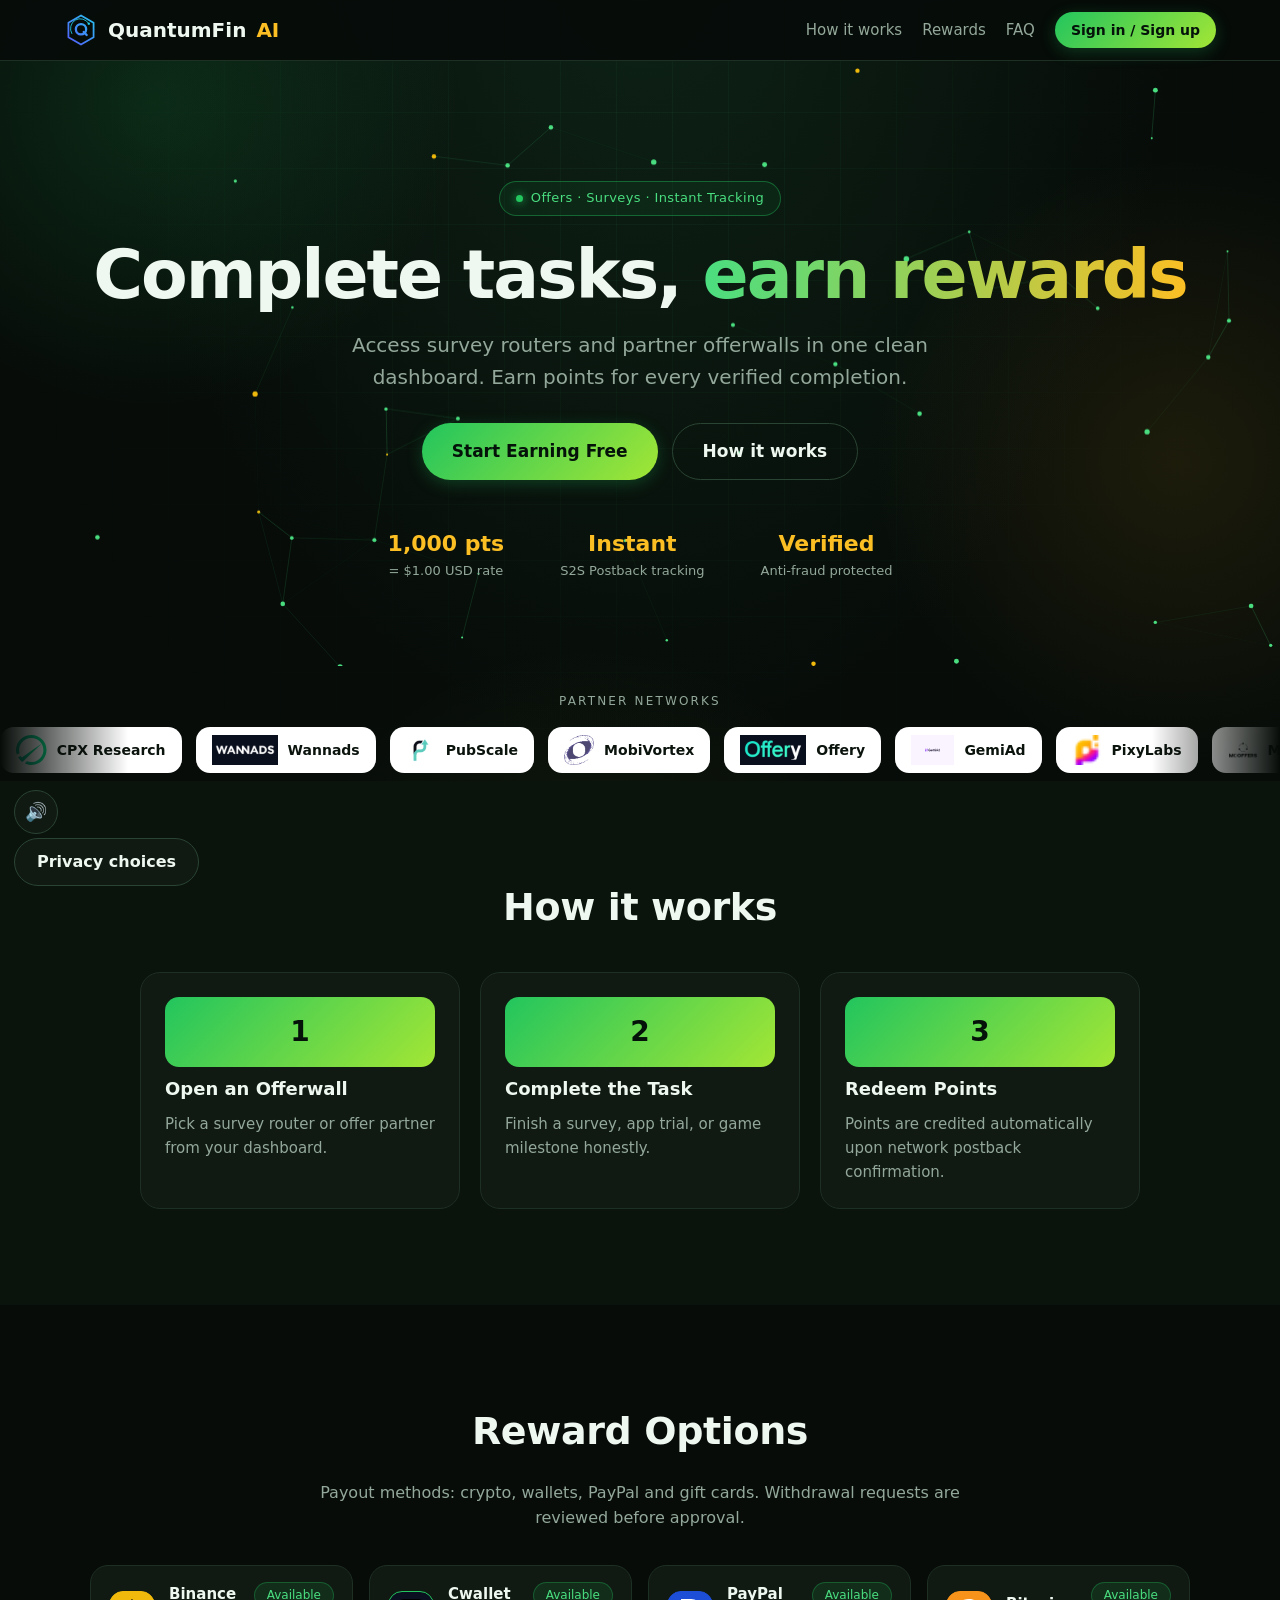
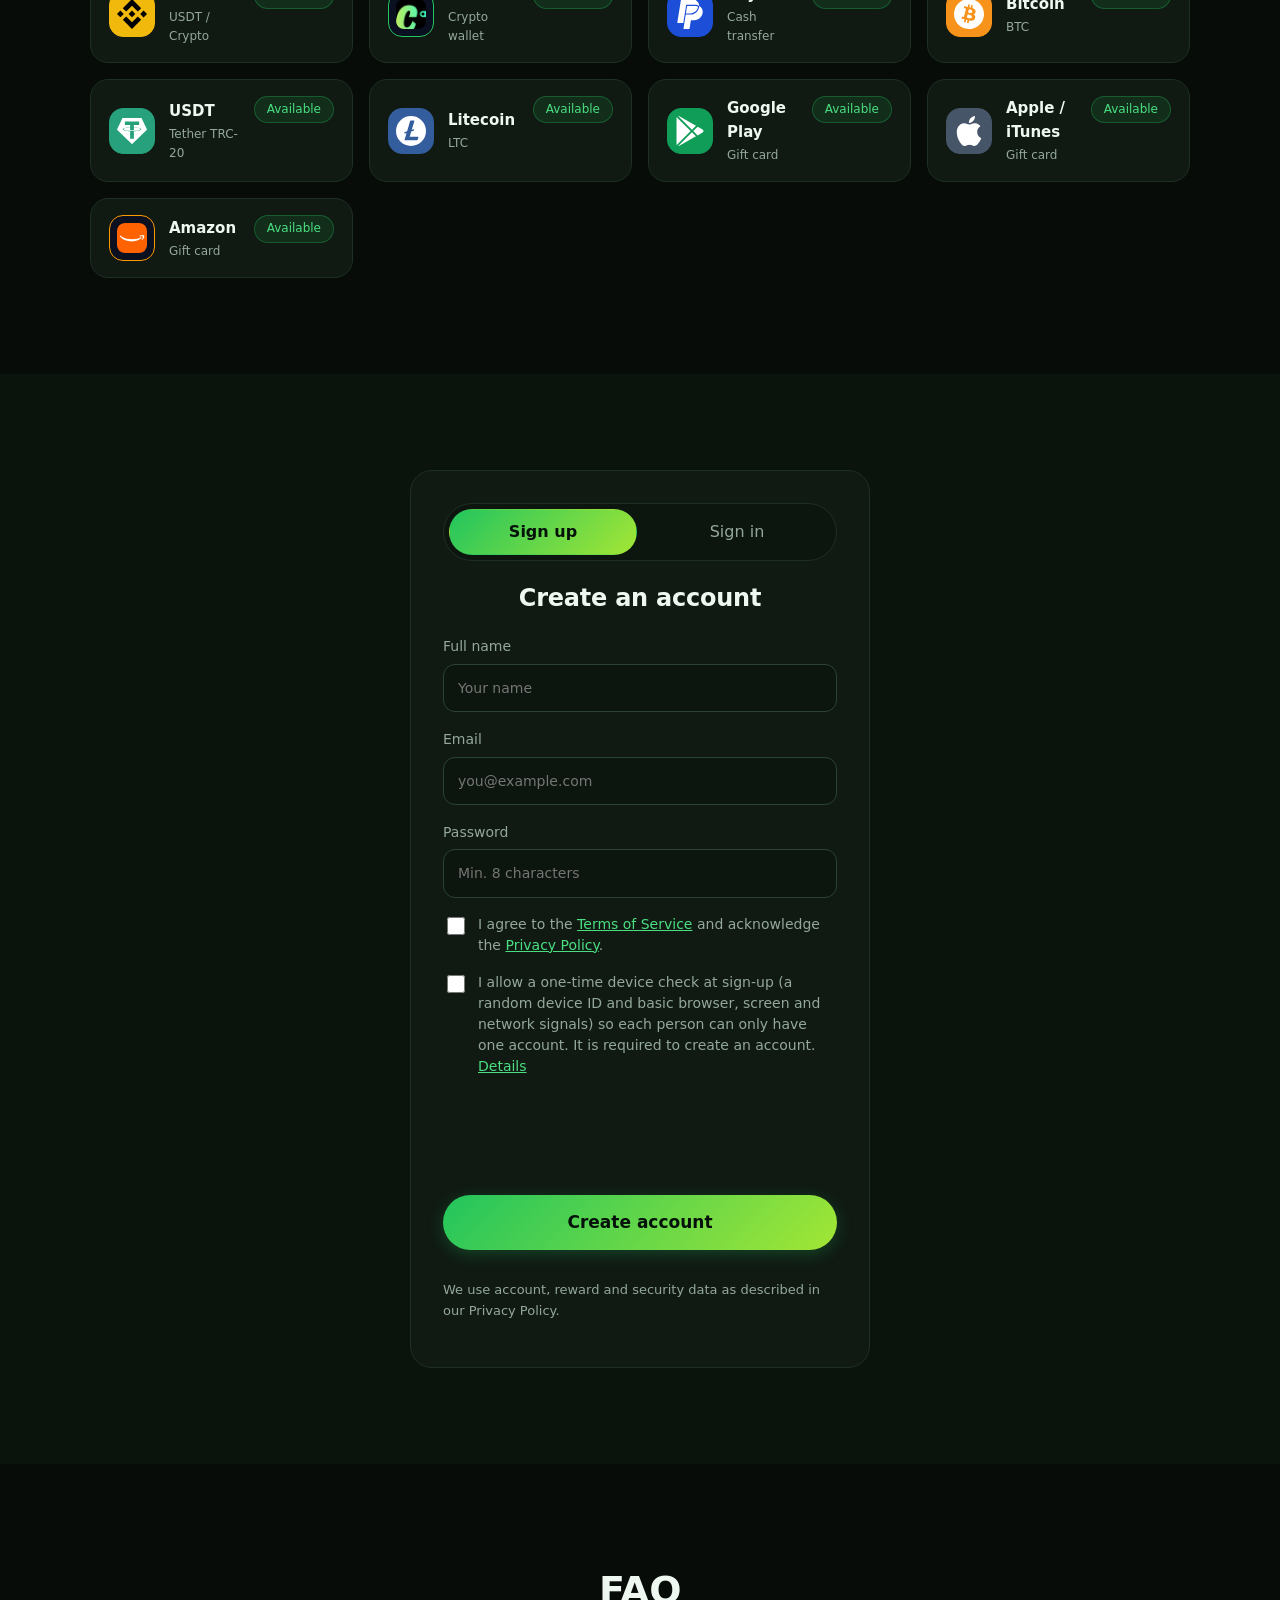
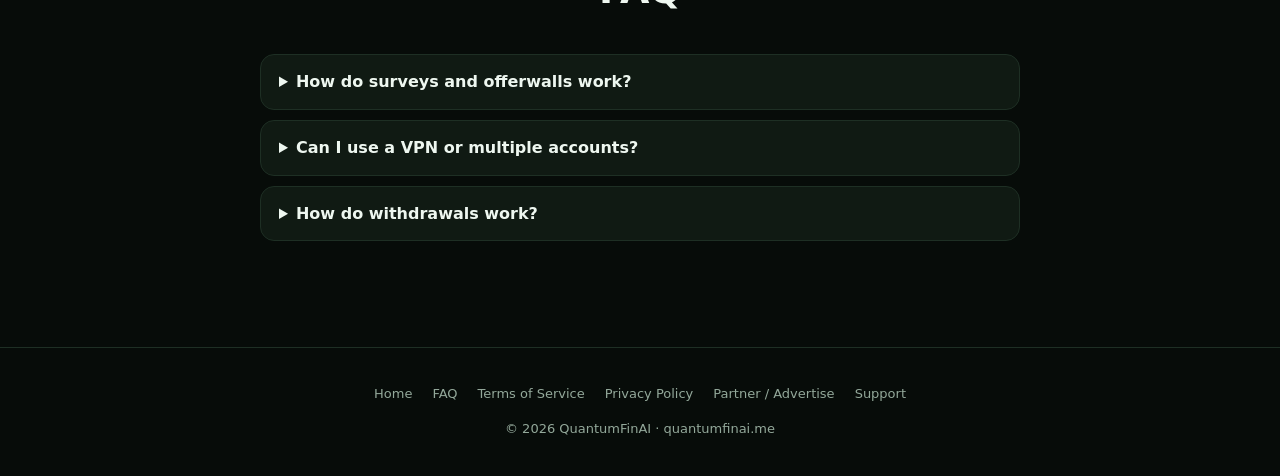
<file: index.html>
<!doctype html>
<html lang="en" dir="ltr">
<head>
<meta charset="utf-8">
<meta name="theme-color" content="#070c09">
<meta name="viewport" content="width=device-width,initial-scale=1">
<title>QuantumFinAI | Complete Offers & Surveys, Earn Rewards</title>
<meta name="description" content="Complete verified offers and surveys from partner networks and collect points.">
<link rel="canonical" href="https://quantumfinai.me/">
<meta property="og:type" content="website">
<meta property="og:site_name" content="QuantumFinAI">
<meta property="og:title" content="QuantumFinAI | Complete Offers & Surveys, Earn Rewards">
<meta property="og:description" content="Complete verified offers and surveys from partner networks and collect points.">
<meta property="og:url" content="https://quantumfinai.me/">
<meta property="og:image" content="https://github.com/youssefnassiri1-oss/quantumfinai-site/releases/download/assets/og-image.png">
<meta property="og:image:width" content="1200">
<meta property="og:image:height" content="630">
<meta property="og:image:type" content="image/png">
<meta name="twitter:card" content="summary_large_image">
<meta name="twitter:image" content="https://github.com/youssefnassiri1-oss/quantumfinai-site/releases/download/assets/og-image.png">
<script type="application/ld+json">{"@context":"https://schema.org","@type":"WebSite","name":"QuantumFinAI","url":"https://quantumfinai.me/"}</script>
<script type="application/ld+json">{"@context":"https://schema.org","@type":"Organization","name":"QuantumFinAI","url":"https://quantumfinai.me/","logo":"https://github.com/youssefnassiri1-oss/quantumfinai-site/releases/download/assets/icon-512.png","sameAs":["https://github.com/youssefnassiri1-oss/quantumfinai-site"]}</script>
<script type="application/ld+json">{"@context":"https://schema.org","@type":"FAQPage","mainEntity":[{"@type":"Question","name":"How do surveys and offerwalls work?","acceptedAnswer":{"@type":"Answer","text":"Signed-in members can launch integrated walls like CPX Research. Once a task is completed, the partner server notifies our system automatically to credit your points."}},{"@type":"Question","name":"Can I use a VPN or multiple accounts?","acceptedAnswer":{"@type":"Answer","text":"No. One account per person/device on a residential connection. Proxy/VPN usage or multi-accounting results in automatic holds."}},{"@type":"Question","name":"How do withdrawals work?","acceptedAnswer":{"@type":"Answer","text":"Withdrawal requests are open. Choose a method, enter your recipient details and submit. Requests are reviewed and paid manually. Points are held while your request is open."}}]}</script>
<link rel="icon" href="/favicon.svg" type="image/svg+xml">
<link rel="icon" type="image/png" sizes="32x32" href="https://github.com/youssefnassiri1-oss/quantumfinai-site/releases/download/assets/favicon-32.png">
<link rel="shortcut icon" href="https://github.com/youssefnassiri1-oss/quantumfinai-site/releases/download/assets/favicon.ico">
<link rel="apple-touch-icon" href="https://github.com/youssefnassiri1-oss/quantumfinai-site/releases/download/assets/apple-touch-icon.png">
<link rel="preconnect" href="https://rofcjlvxzctevqjzgvyt.supabase.co" crossorigin>
<link rel="preconnect" href="https://challenges.cloudflare.com" crossorigin>
<link rel="stylesheet" href="style.css?v=20261123wd2">
<link rel="stylesheet" href="theme.css?v=20261123wd2">
<link rel="stylesheet" href="enhancements.css?v=20261124e2">
</head>
<body>

<header class="nav">
  <a class="brand" href="#top"><img class="logo" src="/assets/logo/logo-mark.svg" alt="QuantumFinAI logo"> QuantumFin<b>AI</b></a>
  <nav id="guest-nav">
    <a href="#how">How it works</a>
    <a href="#payments">Rewards</a>
    <a href="#faq">FAQ</a>
    <a class="btn small" href="#account">Sign in / Sign up</a>
  </nav>
  <div id="user-nav" class="user-bar" hidden>
    <div class="bal-pill"><span class="coin-dot"></span> <b id="nav-bal">0</b> <small>pts</small></div>
    <button type="button" class="btn small ghost" id="signout">Sign out</button>
  </div>
</header>

<main id="top">
  <!-- GUEST LANDING VIEW -->
  <div id="guest-view">
    <section class="hero">
      <canvas id="hero-canvas" aria-hidden="true"></canvas>
      <div class="badge">Offers · Surveys · Instant Tracking</div>
      <h1>Complete tasks, <span class="grad">earn rewards</span></h1>
      <p class="sub">Access survey routers and partner offerwalls in one clean dashboard. Earn points for every verified completion.</p>
      <div class="cta">
        <a class="btn big" href="#account">Start Earning Free</a>
        <a class="btn ghost big" href="#how">How it works</a>
      </div>
      <div class="stats">
        <div><b>1,000 pts</b><span>= $1.00 USD rate</span></div>
        <div><b>Instant</b><span>S2S Postback tracking</span></div>
        <div><b>Verified</b><span>Anti-fraud protected</span></div>
      </div>
    </section>

    <section id="how" class="alt">
      <h2>How it works</h2>
      <div class="grid steps">
        <article class="card"><div class="thumb">1</div><h3>Open an Offerwall</h3><p>Pick a survey router or offer partner from your dashboard.</p></article>
        <article class="card"><div class="thumb">2</div><h3>Complete the Task</h3><p>Finish a survey, app trial, or game milestone honestly.</p></article>
        <article class="card"><div class="thumb">3</div><h3>Redeem Points</h3><p>Points are credited automatically upon network postback confirmation.</p></article>
      </div>
    </section>

    <section id="payments">
      <h2>Reward Options</h2>
      <p class="lead">Payout methods: crypto, wallets, PayPal and gift cards. Withdrawal requests are reviewed before approval.</p>
      <div class="mcards" id="wd"></div>
    </section>

    <section id="account" class="alt">
      <div class="formbox">
        <div class="tabs">
          <button type="button" class="tab on" data-mode="signup">Sign up</button>
          <button type="button" class="tab" data-mode="signin">Sign in</button>
        </div>
        <h2 id="ftitle" style="margin-bottom:18px;font-size:24px">Create an account</h2>
        <form id="signup" novalidate>
          <label id="lname">Full name<input name="name" autocomplete="name" placeholder="Your name"></label>
          <label>Email<input name="email" type="email" required autocomplete="email" placeholder="you@example.com"></label>
          <label>Password<input name="pw" type="password" minlength="8" required autocomplete="new-password" placeholder="Min. 8 characters"></label>
          <div aria-hidden="true" style="position:absolute;left:-9999px;top:-9999px;height:1px;width:1px;overflow:hidden"><label>Website<input name="website" type="text" tabindex="-1" autocomplete="off"></label></div>
          <label id="consent-row" style="display:flex;flex-direction:row;align-items:flex-start;gap:10px;line-height:1.5"><input id="legal-consent" name="consent" type="checkbox" required style="width:18px;height:18px;flex-shrink:0;margin-top:3px"><span>I agree to the <a href="/terms" target="_blank" rel="noopener" style="color:#4ade80;text-decoration:underline">Terms of Service</a> and acknowledge the <a href="/privacy" target="_blank" rel="noopener" style="color:#4ade80;text-decoration:underline">Privacy Policy</a>.</span></label>
          <label id="device-row" style="display:flex;flex-direction:row;align-items:flex-start;gap:10px;line-height:1.5"><input id="device-consent" name="device_consent" type="checkbox" style="width:18px;height:18px;flex-shrink:0;margin-top:3px"><span>I allow a one-time device check at sign-up (a random device ID and basic browser, screen and network signals) so each person can only have one account. It is required to create an account. <a href="/privacy" target="_blank" rel="noopener" style="color:#4ade80;text-decoration:underline">Details</a></span></label>
          <div id="tsauth" class="ts"></div>
          <button class="btn big" type="submit" id="fsubmit">Create account</button>
          <p class="note" id="formmsg" aria-live="polite">We use account, reward and security data as described in our Privacy Policy.</p>
        </form>
      </div>
    </section>

    <section id="faq">
      <h2>FAQ</h2>
      <div class="faq">
        <details><summary>How do surveys and offerwalls work?</summary><p>Signed-in members can launch integrated walls like CPX Research. Once a task is completed, the partner server notifies our system automatically to credit your points.</p></details>
        <details><summary>Can I use a VPN or multiple accounts?</summary><p>No. One account per person/device on a residential connection. Proxy/VPN usage or multi-accounting results in automatic holds.</p></details>
        <details><summary>How do withdrawals work?</summary><p>Withdrawal requests are open. Choose a method, enter your recipient details and submit. Requests are reviewed and paid manually. Points are held while your request is open.</p></details>
      </div>
    </section>
  </div>

  <!-- AUTHENTICATED APP DASHBOARD -->
  <section id="dash" class="app-shell" hidden>
    <div class="dstats">
      <div class="dstat"><span>Available Balance</span><b><i id="sbal">0</i> pts</b><small id="sbal-usd">≈ $0.00</small></div>
      <div class="dstat"><span>Total Earned</span><b><i id="stotal">0</i> pts</b><small>Lifetime earnings</small></div>
      <div class="dstat"><span>Tasks Started</span><b id="soff">0</b><small>Direct offers</small></div>
      <div class="dstat"><span>Pending Payouts</span><b id="swd">0</b><small>In queue</small></div>
    </div>

    <div class="dtabs" id="dtabs">
      <button class="tab on" data-t="d-earn">Earn (Offerwalls)</button>
      <button class="tab" data-t="d-wd">Cashout</button>
      <button class="tab" data-t="d-rewards">Activity Ledger</button>
      <button class="tab" data-t="d-profile">Profile</button>
      <button class="tab" data-t="d-admin" id="tabadmin" hidden>Admin Panel</button>
    </div>

    <!-- 1. EARN TAB (Offerwalls + Direct Tasks) -->
    <div class="dpane" id="d-earn">
      <h3 class="sh">Offerwalls & Survey Partners</h3><p class="note">Members receive 65% of partner rewards, rounded down to whole points. Partner walls may show gross estimates. Your activity ledger shows final credited points. Existing balances are unchanged.</p>
      <div class="wall-grid" id="wallgrid"></div>

      <div id="wall-viewer" class="wall-viewer" hidden>
        <div class="wall-bar">
          <b id="wall-title">CPX Research Surveys</b>
          <div>
            <button type="button" class="btn small ghost" id="wall-refresh">Refresh Balance</button>
            <button type="button" class="btn small ghost" id="wall-close">✕ Close Wall</button>
          </div>
        </div>
        <div id="svwrap"></div>
      </div>

      <h3 class="sh" style="margin-top:36px">Featured Direct Tasks</h3>
      <div class="pills chips" id="dchips" style="margin-bottom:18px"></div>
      <div class="grid" id="doffers"></div>

      <h3 class="sh" style="margin-top:36px">My Started Tasks</h3>
      <div class="list" id="dclaims"></div>
    </div>

    <!-- 2. CASHOUT TAB -->
    <div class="dpane" id="d-wd" hidden>
      <div class="wd-layout">
        <form id="wdform" class="formbox" style="margin:0">
          <h3 style="margin:0 0 6px">Redeem Points</h3>
          <p class="note">1,000 points = $1.00 USD. Requests are reviewed and paid manually. No automatic payment is made. Points are held immediately and returned if cancelled or rejected.</p>
          <fieldset id="wd-fields" style="border:0;padding:0;margin:0;display:grid;gap:12px">
            <label>Payout method<div class="wdpick"><span class="mlogo" id="wdlogo"></span><select name="m" id="wdm" required></select></div></label>
            <label>Points to redeem<div style="display:flex;gap:8px"><input style="flex:1;min-width:0;width:100%" id="wdpoints" name="p" type="number" min="1" step="1" required placeholder="e.g. 5000"><button class="btn ghost" id="wdmax" type="button">Max</button></div></label>
            <p class="note" id="wdvalue" aria-live="polite">$0.00 USD</p>
            <label><span id="wddest-label">Recipient email</span><input id="wddest" name="d" maxlength="100" required autocomplete="off"></label>
            <label id="wdregion-wrap" hidden>Gift card country / store region<input id="wdregion" maxlength="40" placeholder="e.g. United States, USD store"></label>
            <p class="note" id="wdhint"></p>
            <button class="btn" id="wdsubmit" type="submit">Request withdrawal</button>
            <p class="note" id="wdmessage" aria-live="polite"></p>
          </fieldset>
        </form>
        <div>
          <h3 class="sh" style="margin-top:0">Recent Withdrawal Requests</h3>
          <div class="list" id="dwd"></div>
        </div>
      </div>
    </div>

    <!-- 3. ACTIVITY LEDGER TAB -->
    <div class="dpane" id="d-rewards" hidden>
      <h3 class="sh">Points & Postback History</h3>
      <div class="list" id="dledger"></div>
    </div>

    <!-- 4. REDESIGNED PROFILE TAB -->
    <div class="dpane" id="d-profile" hidden>
      <section class="prof-card" style="margin-bottom:20px"><h3>Your data & privacy</h3><p class="note">Download your records, correct your name or close your account. For email corrections, objections, restrictions or a human review, contact <a href="mailto:youssef@quantumfinai.me">support</a>.</p><div class="privacy-actions"><button class="btn ghost" id="privacy-export">Download my data</button><button class="btn ghost" id="privacy-correct">Correct my name</button><button class="btn ghost" id="privacy-delete">Delete my account</button></div></section><div class="prof-grid">
        <div class="prof-card">
          <div class="prof-head">
            <div class="prof-avatar" id="pavatar">U</div>
            <div>
              <h3 id="pname" style="margin:0;font-size:20px">Member</h3>
              <p id="pemail" class="note" style="margin:2px 0 0"></p>
            </div>
          </div>
          <div class="prof-meta">
            <div class="prof-row">
              <span>Account Status</span>
              <span id="pstatus"><span class="st st-normal">Normal</span></span>
            </div>
            <div class="prof-row">
              <span>Member Since</span>
              <b id="pjoined">-</b>
            </div>
            <div class="prof-row">
              <span>Email Verification</span>
              <div id="vmsg"></div>
            </div>
          </div>
        </div>

        <div class="prof-card">
          <h3 style="margin:0 0 8px;font-size:18px">Support & Tracking ID</h3>
          <p class="note" style="margin:0 0 14px">If a survey or offerwall task fails to credit, provide this unique SubID to the offerwall support team.</p>
          <div class="uid-box">
            <code id="puid">Loading...</code>
            <button type="button" class="btn small" id="copy-uid">Copy ID</button>
          </div>
          <div class="prof-rules">
            <small>• Keep VPNs, proxies, and ad-blockers off while using offerwalls.</small>
            <small>• Only 1 account is permitted per household/device.</small>
          </div>
        </div>
      </div>
    </div>

    <!-- 5. ADMIN PANEL TAB -->
    <div class="dpane" id="d-admin" hidden>
      <h3 class="sh">Claims to review</h3><div class="list" id="aclaims"></div>
      <h3 class="sh">Withdrawal requests</h3><p class="note">Private payout queue. Check for new requests, export to Excel, pay manually, then mark paid. Never pay a cancelled or rejected request.</p><div style="display:flex;gap:8px;flex-wrap:wrap"><button class="btn ghost" id="wdexport" type="button">Export CSV for Excel</button><button class="btn ghost" id="wdrefresh" type="button">Refresh requests</button></div><div id="wdtable" style="overflow:auto;margin:16px 0"></div><div class="list" id="awd"></div>
      <h3 class="sh">Fraud flags</h3><div class="list" id="aflags"></div>
      <h3 class="sh">Users under review or blocked</h3><div class="list" id="ausers"></div>
      <h3 class="sh">Network confirmation log</h3><div class="list" id="apb"></div>

      <div class="prof-grid" style="margin-top:24px">
        <form id="pbform" class="formbox" style="margin:0;max-width:none">
          <h3 style="margin:0">Manual Postback Record</h3>
          <label>Network<select name="n" id="pbn"></select></label>
          <label>Transaction ID<input name="x" required maxlength="120"></label>
          <label>Type<select name="t"><option>conversion</option><option>reversal</option></select></label>
          <label>Claim ID (optional)<input name="c" maxlength="40"></label>
          <label>Points<input name="p" type="number" min="0"></label>
          <label style="flex-direction:row;align-items:center;gap:8px"><input type="checkbox" name="s"> Signature verified</label>
          <button class="btn" type="submit">Record confirmation</button>
        </form>

        <form id="offform" class="formbox" style="margin:0;max-width:none">
          <h3 style="margin:0">Add Direct Offer</h3>
          <label>Partner company<input name="pa" required maxlength="80"></label>
          <label>Offer title<input name="t" required maxlength="120"></label>
          <label>Description<input name="d" maxlength="1000"></label>
          <label>Category<select name="c"><option>surveys</option><option>apps</option><option>games</option><option>trials</option><option selected>tasks</option></select></label>
          <label>Points<input name="p" type="number" min="1" required></label>
          <label>Min seconds (optional)<input name="ms" type="number" min="0"></label>
          <label>Max claims (optional)<input name="mc" type="number" min="0"></label>
          <label>Status<select name="s"><option>draft</option><option selected>active</option></select></label>
          <button class="btn" type="submit">Save offer</button>
        </form>
      </div>

      <h3 class="sh">Networks</h3><div class="list" id="anets"></div>
      <h3 class="sh">Risk threshold</h3>
      <div class="lrow">
        <div>IP fraud score threshold for automatic review (default 5)</div>
        <div class="lm"><input id="thr" type="number" min="1" max="100" value="5" style="width:80px"></div>
        <div class="la"><button class="btn small" data-thr="1">Save</button></div>
      </div>
      <h3 class="sh">All Direct Offers</h3><div class="list" id="aoffers"></div>
    </div>
  </section>
</main>

<dialog id="note-modal" class="modal">
  <form method="dialog" id="modal-form">
    <h3 id="modal-title" style="margin:0 0 8px">Add a Note</h3>
    <input id="modal-input" maxlength="400" placeholder="Optional note...">
    <div style="display:flex;gap:10px;justify-content:flex-end;margin-top:14px">
      <button type="button" class="btn small ghost" id="modal-cancel">Cancel</button>
      <button type="submit" class="btn small">Confirm</button>
    </div>
  </form>
</dialog>

<footer>
  <div class="fl">
    <a href="#top">Home</a>
    <a href="#faq">FAQ</a>
    <a href="/terms">Terms of Service</a>
    <a href="/privacy">Privacy Policy</a>
    <a href="mailto:youssef@quantumfinai.me?subject=Partnership%20Inquiry">Partner / Advertise</a>
    <a href="mailto:youssef@quantumfinai.me">Support</a>
  </div>
  © 2026 QuantumFinAI · quantumfinai.me
</footer>

<div id="toast" role="status"></div>
<script src="https://challenges.cloudflare.com/turnstile/v0/api.js?render=explicit" async defer></script>
<script src="logos.js?v=20261014l"></script>
<script src="theme.js?v=20261123wd2"></script>
<button id="privacy-choices" class="privacy-fixed btn ghost" type="button">Privacy choices</button>
<script src="fraud-guard.js?v=20261018a"></script>
<script src="proxy-shield.js?v=20261018a"></script>
<script src="app.js?v=20261126a"></script>
<script src="enhancements.js?v=20261124e2"></script>
<script src="notify.js?v=20261016n2" defer></script>
</body>
</html>
</file>
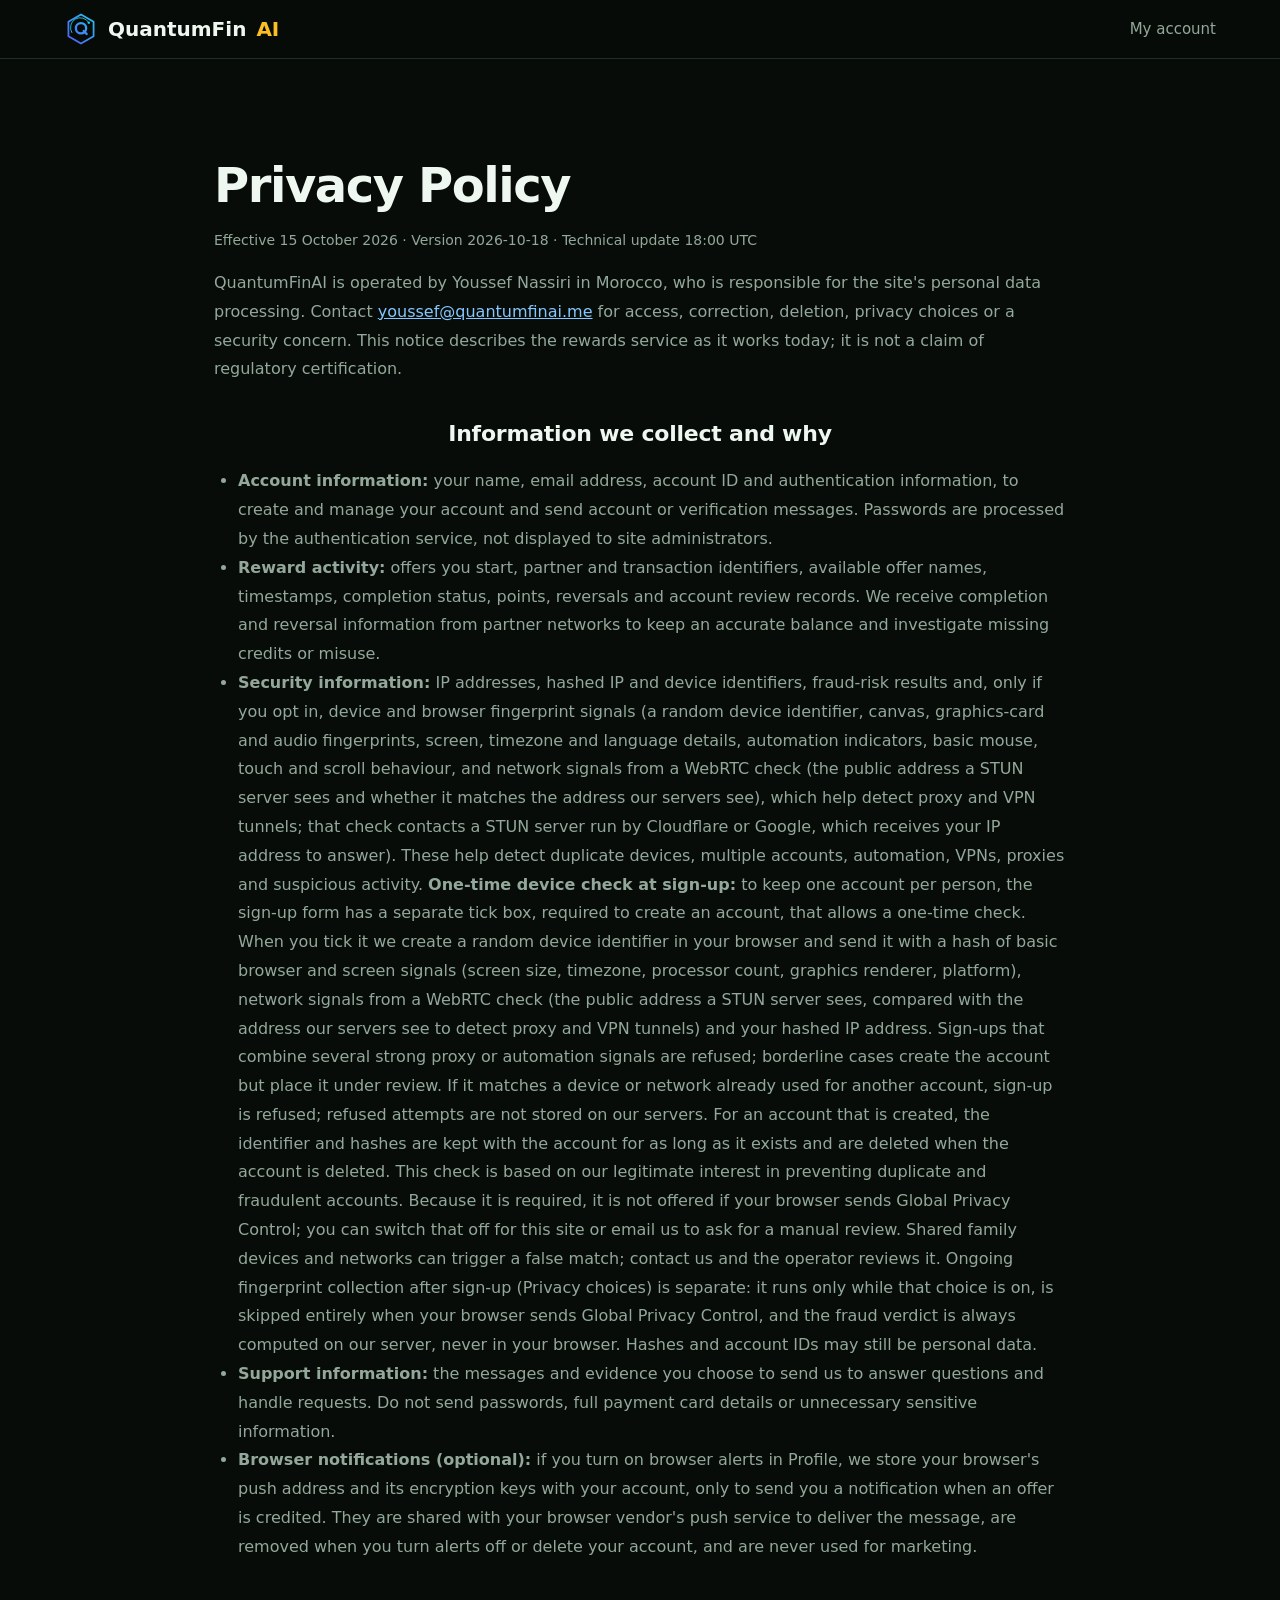
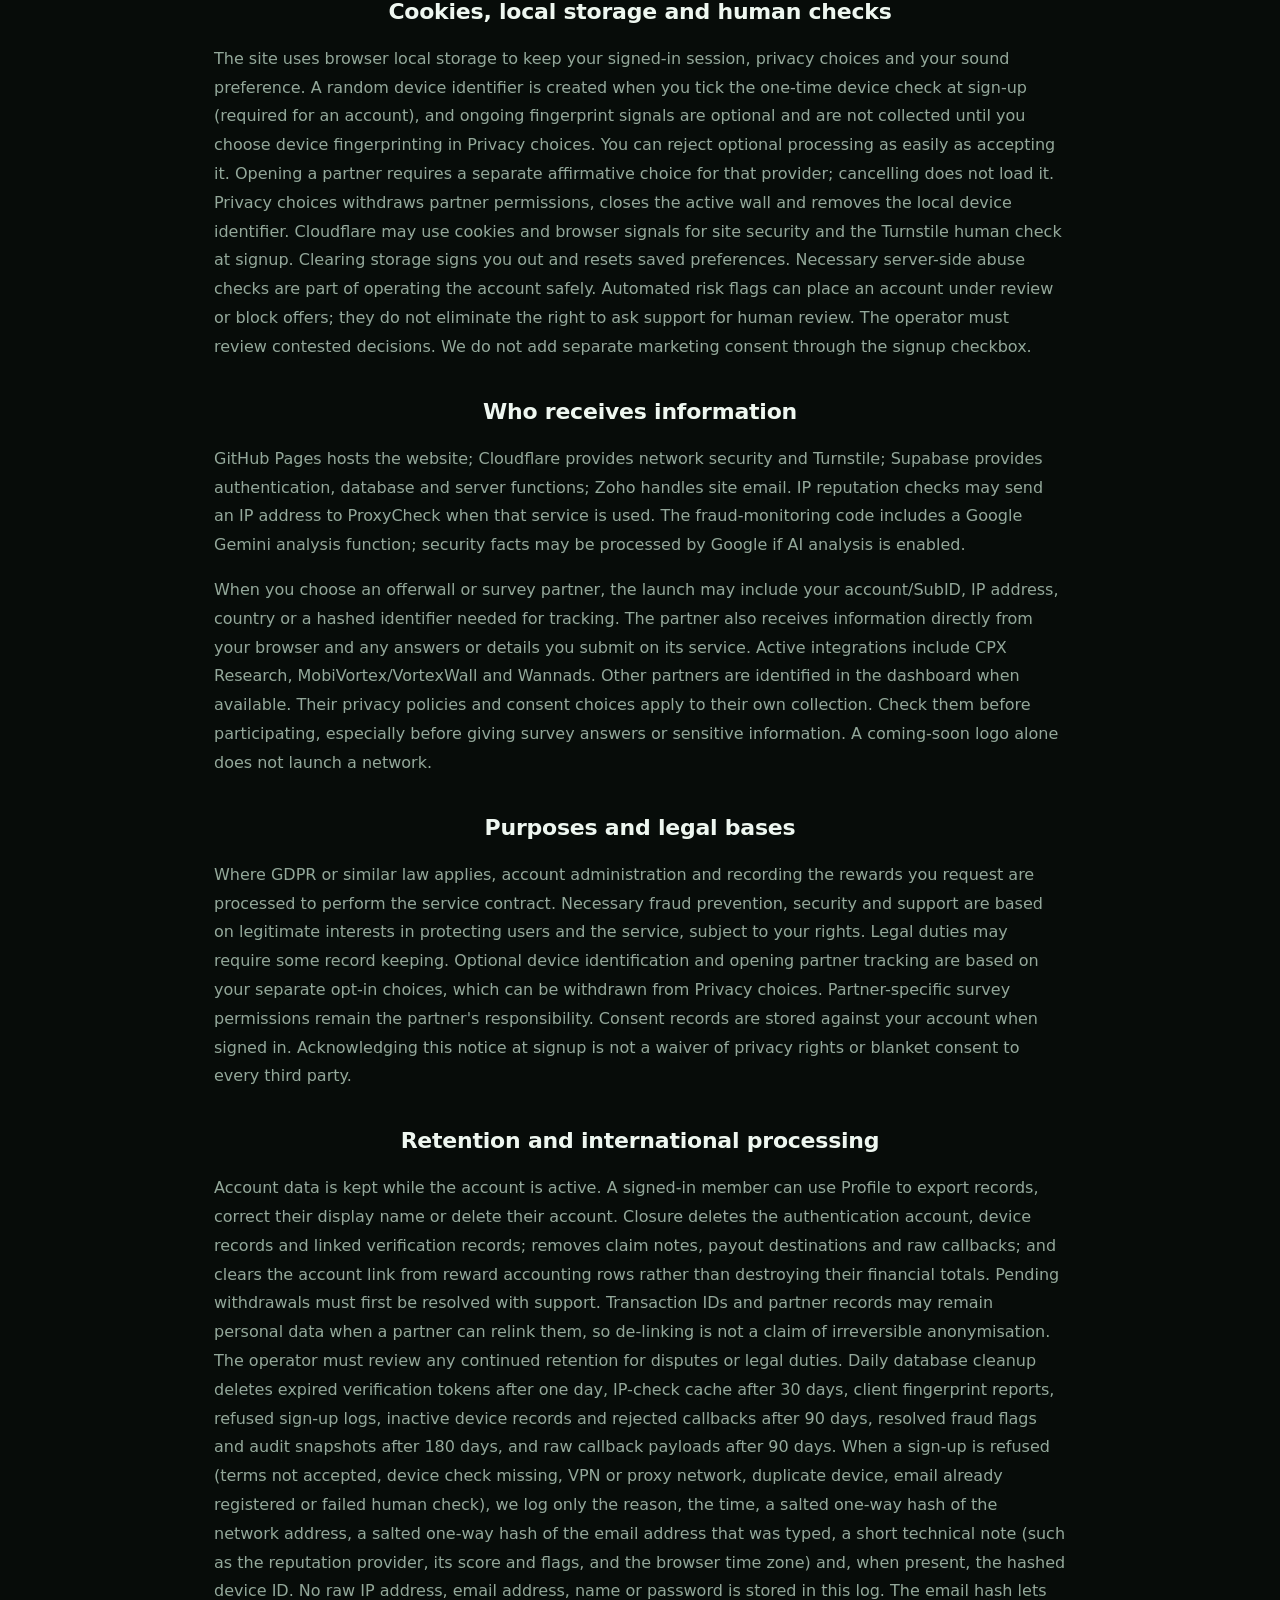
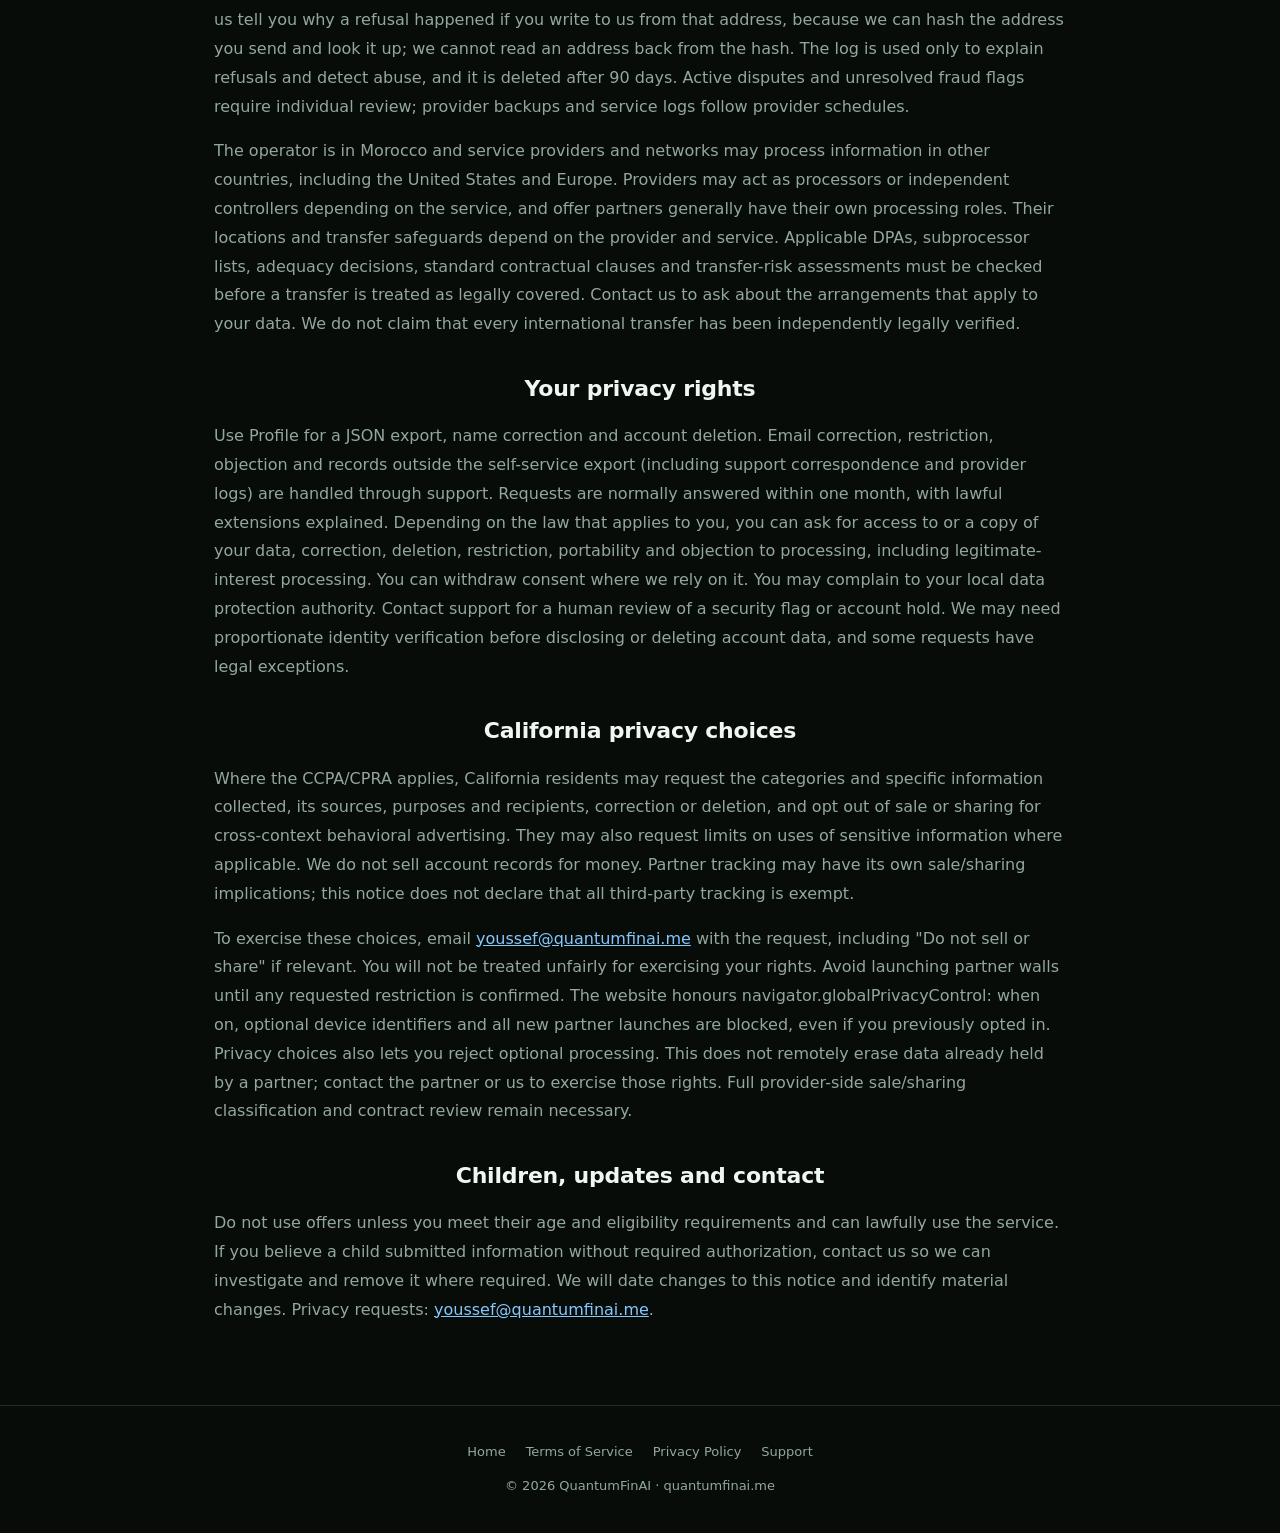
<file: privacy/index.html>
<!doctype html><html lang="en"><head><meta charset="utf-8"><meta name="viewport" content="width=device-width,initial-scale=1"><meta name="theme-color" content="#0b1020"><title>Privacy Policy | QuantumFinAI</title><link rel="icon" href="/favicon.svg" type="image/svg+xml">
<link rel="icon" type="image/png" sizes="32x32" href="/favicon-32.png">
<link rel="shortcut icon" href="/favicon.ico">
<link rel="apple-touch-icon" href="/apple-touch-icon.png"><link rel="stylesheet" href="/style.css?v=20261014m"><style>.legal{max-width:900px;margin:auto;padding:100px 24px 64px}.legal h1{font-size:clamp(32px,6vw,48px);margin-bottom:16px}.legal h2{font-size:22px;margin:32px 0 12px}.legal p,.legal li{line-height:1.8;color:var(--mut)}.legal ul{padding-left:24px}.legal a{color:#86c7ff;text-decoration:underline}.legal .updated{font-size:14px}.nav .brand{white-space:nowrap}</style></head><body><header class="nav"><a class="brand" href="/"><img class="logo" src="/assets/logo/logo-mark.svg" alt="QuantumFinAI logo"> QuantumFin<b>AI</b></a><nav><a href="/#account">My account</a></nav></header><main class="legal"><h1>Privacy Policy</h1><p class="updated">Effective 15 October 2026 · Version 2026-10-18 · Technical update 18:00 UTC</p><p>QuantumFinAI is operated by Youssef Nassiri in Morocco, who is responsible for the site's personal data processing. Contact <a href="mailto:youssef@quantumfinai.me">youssef@quantumfinai.me</a> for access, correction, deletion, privacy choices or a security concern. This notice describes the rewards service as it works today; it is not a claim of regulatory certification.</p>
<h2>Information we collect and why</h2><ul><li><strong>Account information:</strong> your name, email address, account ID and authentication information, to create and manage your account and send account or verification messages. Passwords are processed by the authentication service, not displayed to site administrators.</li><li><strong>Reward activity:</strong> offers you start, partner and transaction identifiers, available offer names, timestamps, completion status, points, reversals and account review records. We receive completion and reversal information from partner networks to keep an accurate balance and investigate missing credits or misuse.</li><li><strong>Security information:</strong> IP addresses, hashed IP and device identifiers, fraud-risk results and, only if you opt in, device and browser fingerprint signals (a random device identifier, canvas, graphics-card and audio fingerprints, screen, timezone and language details, automation indicators, basic mouse, touch and scroll behaviour, and network signals from a WebRTC check (the public address a STUN server sees and whether it matches the address our servers see), which help detect proxy and VPN tunnels; that check contacts a STUN server run by Cloudflare or Google, which receives your IP address to answer). These help detect duplicate devices, multiple accounts, automation, VPNs, proxies and suspicious activity. <strong>One-time device check at sign-up:</strong> to keep one account per person, the sign-up form has a separate tick box, required to create an account, that allows a one-time check. When you tick it we create a random device identifier in your browser and send it with a hash of basic browser and screen signals (screen size, timezone, processor count, graphics renderer, platform), network signals from a WebRTC check (the public address a STUN server sees, compared with the address our servers see to detect proxy and VPN tunnels) and your hashed IP address. Sign-ups that combine several strong proxy or automation signals are refused; borderline cases create the account but place it under review. If it matches a device or network already used for another account, sign-up is refused; refused attempts are not stored on our servers. For an account that is created, the identifier and hashes are kept with the account for as long as it exists and are deleted when the account is deleted. This check is based on our legitimate interest in preventing duplicate and fraudulent accounts. Because it is required, it is not offered if your browser sends Global Privacy Control; you can switch that off for this site or email us to ask for a manual review. Shared family devices and networks can trigger a false match; contact us and the operator reviews it. Ongoing fingerprint collection after sign-up (Privacy choices) is separate: it runs only while that choice is on, is skipped entirely when your browser sends Global Privacy Control, and the fraud verdict is always computed on our server, never in your browser. Hashes and account IDs may still be personal data.</li><li><strong>Support information:</strong> the messages and evidence you choose to send us to answer questions and handle requests. Do not send passwords, full payment card details or unnecessary sensitive information.</li><li><strong>Browser notifications (optional):</strong> if you turn on browser alerts in Profile, we store your browser's push address and its encryption keys with your account, only to send you a notification when an offer is credited. They are shared with your browser vendor's push service to deliver the message, are removed when you turn alerts off or delete your account, and are never used for marketing.</li></ul>
<h2>Cookies, local storage and human checks</h2><p>The site uses browser local storage to keep your signed-in session, privacy choices and your sound preference. A random device identifier is created when you tick the one-time device check at sign-up (required for an account), and ongoing fingerprint signals are optional and are not collected until you choose device fingerprinting in Privacy choices. You can reject optional processing as easily as accepting it. Opening a partner requires a separate affirmative choice for that provider; cancelling does not load it. Privacy choices withdraws partner permissions, closes the active wall and removes the local device identifier. Cloudflare may use cookies and browser signals for site security and the Turnstile human check at signup. Clearing storage signs you out and resets saved preferences. Necessary server-side abuse checks are part of operating the account safely. Automated risk flags can place an account under review or block offers; they do not eliminate the right to ask support for human review. The operator must review contested decisions. We do not add separate marketing consent through the signup checkbox.</p>
<h2>Who receives information</h2><p>GitHub Pages hosts the website; Cloudflare provides network security and Turnstile; Supabase provides authentication, database and server functions; Zoho handles site email. IP reputation checks may send an IP address to ProxyCheck when that service is used. The fraud-monitoring code includes a Google Gemini analysis function; security facts may be processed by Google if AI analysis is enabled.</p><p>When you choose an offerwall or survey partner, the launch may include your account/SubID, IP address, country or a hashed identifier needed for tracking. The partner also receives information directly from your browser and any answers or details you submit on its service. Active integrations include CPX Research, MobiVortex/VortexWall and Wannads. Other partners are identified in the dashboard when available. Their privacy policies and consent choices apply to their own collection. Check them before participating, especially before giving survey answers or sensitive information. A coming-soon logo alone does not launch a network.</p>
<h2>Purposes and legal bases</h2><p>Where GDPR or similar law applies, account administration and recording the rewards you request are processed to perform the service contract. Necessary fraud prevention, security and support are based on legitimate interests in protecting users and the service, subject to your rights. Legal duties may require some record keeping. Optional device identification and opening partner tracking are based on your separate opt-in choices, which can be withdrawn from Privacy choices. Partner-specific survey permissions remain the partner's responsibility. Consent records are stored against your account when signed in. Acknowledging this notice at signup is not a waiver of privacy rights or blanket consent to every third party.</p>
<h2>Retention and international processing</h2><p>Account data is kept while the account is active. A signed-in member can use Profile to export records, correct their display name or delete their account. Closure deletes the authentication account, device records and linked verification records; removes claim notes, payout destinations and raw callbacks; and clears the account link from reward accounting rows rather than destroying their financial totals. Pending withdrawals must first be resolved with support. Transaction IDs and partner records may remain personal data when a partner can relink them, so de-linking is not a claim of irreversible anonymisation. The operator must review any continued retention for disputes or legal duties. Daily database cleanup deletes expired verification tokens after one day, IP-check cache after 30 days, client fingerprint reports, refused sign-up logs, inactive device records and rejected callbacks after 90 days, resolved fraud flags and audit snapshots after 180 days, and raw callback payloads after 90 days. When a sign-up is refused (terms not accepted, device check missing, VPN or proxy network, duplicate device, email already registered or failed human check), we log only the reason, the time, a salted one-way hash of the network address, a salted one-way hash of the email address that was typed, a short technical note (such as the reputation provider, its score and flags, and the browser time zone) and, when present, the hashed device ID. No raw IP address, email address, name or password is stored in this log. The email hash lets us tell you why a refusal happened if you write to us from that address, because we can hash the address you send and look it up; we cannot read an address back from the hash. The log is used only to explain refusals and detect abuse, and it is deleted after 90 days. Active disputes and unresolved fraud flags require individual review; provider backups and service logs follow provider schedules.</p><p>The operator is in Morocco and service providers and networks may process information in other countries, including the United States and Europe. Providers may act as processors or independent controllers depending on the service, and offer partners generally have their own processing roles. Their locations and transfer safeguards depend on the provider and service. Applicable DPAs, subprocessor lists, adequacy decisions, standard contractual clauses and transfer-risk assessments must be checked before a transfer is treated as legally covered. Contact us to ask about the arrangements that apply to your data. We do not claim that every international transfer has been independently legally verified.</p>
<h2>Your privacy rights</h2><p>Use Profile for a JSON export, name correction and account deletion. Email correction, restriction, objection and records outside the self-service export (including support correspondence and provider logs) are handled through support. Requests are normally answered within one month, with lawful extensions explained. Depending on the law that applies to you, you can ask for access to or a copy of your data, correction, deletion, restriction, portability and objection to processing, including legitimate-interest processing. You can withdraw consent where we rely on it. You may complain to your local data protection authority. Contact support for a human review of a security flag or account hold. We may need proportionate identity verification before disclosing or deleting account data, and some requests have legal exceptions.</p>
<h2>California privacy choices</h2><p>Where the CCPA/CPRA applies, California residents may request the categories and specific information collected, its sources, purposes and recipients, correction or deletion, and opt out of sale or sharing for cross-context behavioral advertising. They may also request limits on uses of sensitive information where applicable. We do not sell account records for money. Partner tracking may have its own sale/sharing implications; this notice does not declare that all third-party tracking is exempt.</p><p>To exercise these choices, email <a href="mailto:youssef@quantumfinai.me?subject=Privacy%20request">youssef@quantumfinai.me</a> with the request, including "Do not sell or share" if relevant. You will not be treated unfairly for exercising your rights. Avoid launching partner walls until any requested restriction is confirmed. The website honours navigator.globalPrivacyControl: when on, optional device identifiers and all new partner launches are blocked, even if you previously opted in. Privacy choices also lets you reject optional processing. This does not remotely erase data already held by a partner; contact the partner or us to exercise those rights. Full provider-side sale/sharing classification and contract review remain necessary.</p>
<h2>Children, updates and contact</h2><p>Do not use offers unless you meet their age and eligibility requirements and can lawfully use the service. If you believe a child submitted information without required authorization, contact us so we can investigate and remove it where required. We will date changes to this notice and identify material changes. Privacy requests: <a href="mailto:youssef@quantumfinai.me">youssef@quantumfinai.me</a>.</p></main><footer><div class="fl"><a href="/">Home</a><a href="/terms">Terms of Service</a><a href="/privacy">Privacy Policy</a><a href="mailto:youssef@quantumfinai.me">Support</a></div>© 2026 QuantumFinAI · quantumfinai.me</footer></body></html>
</file>
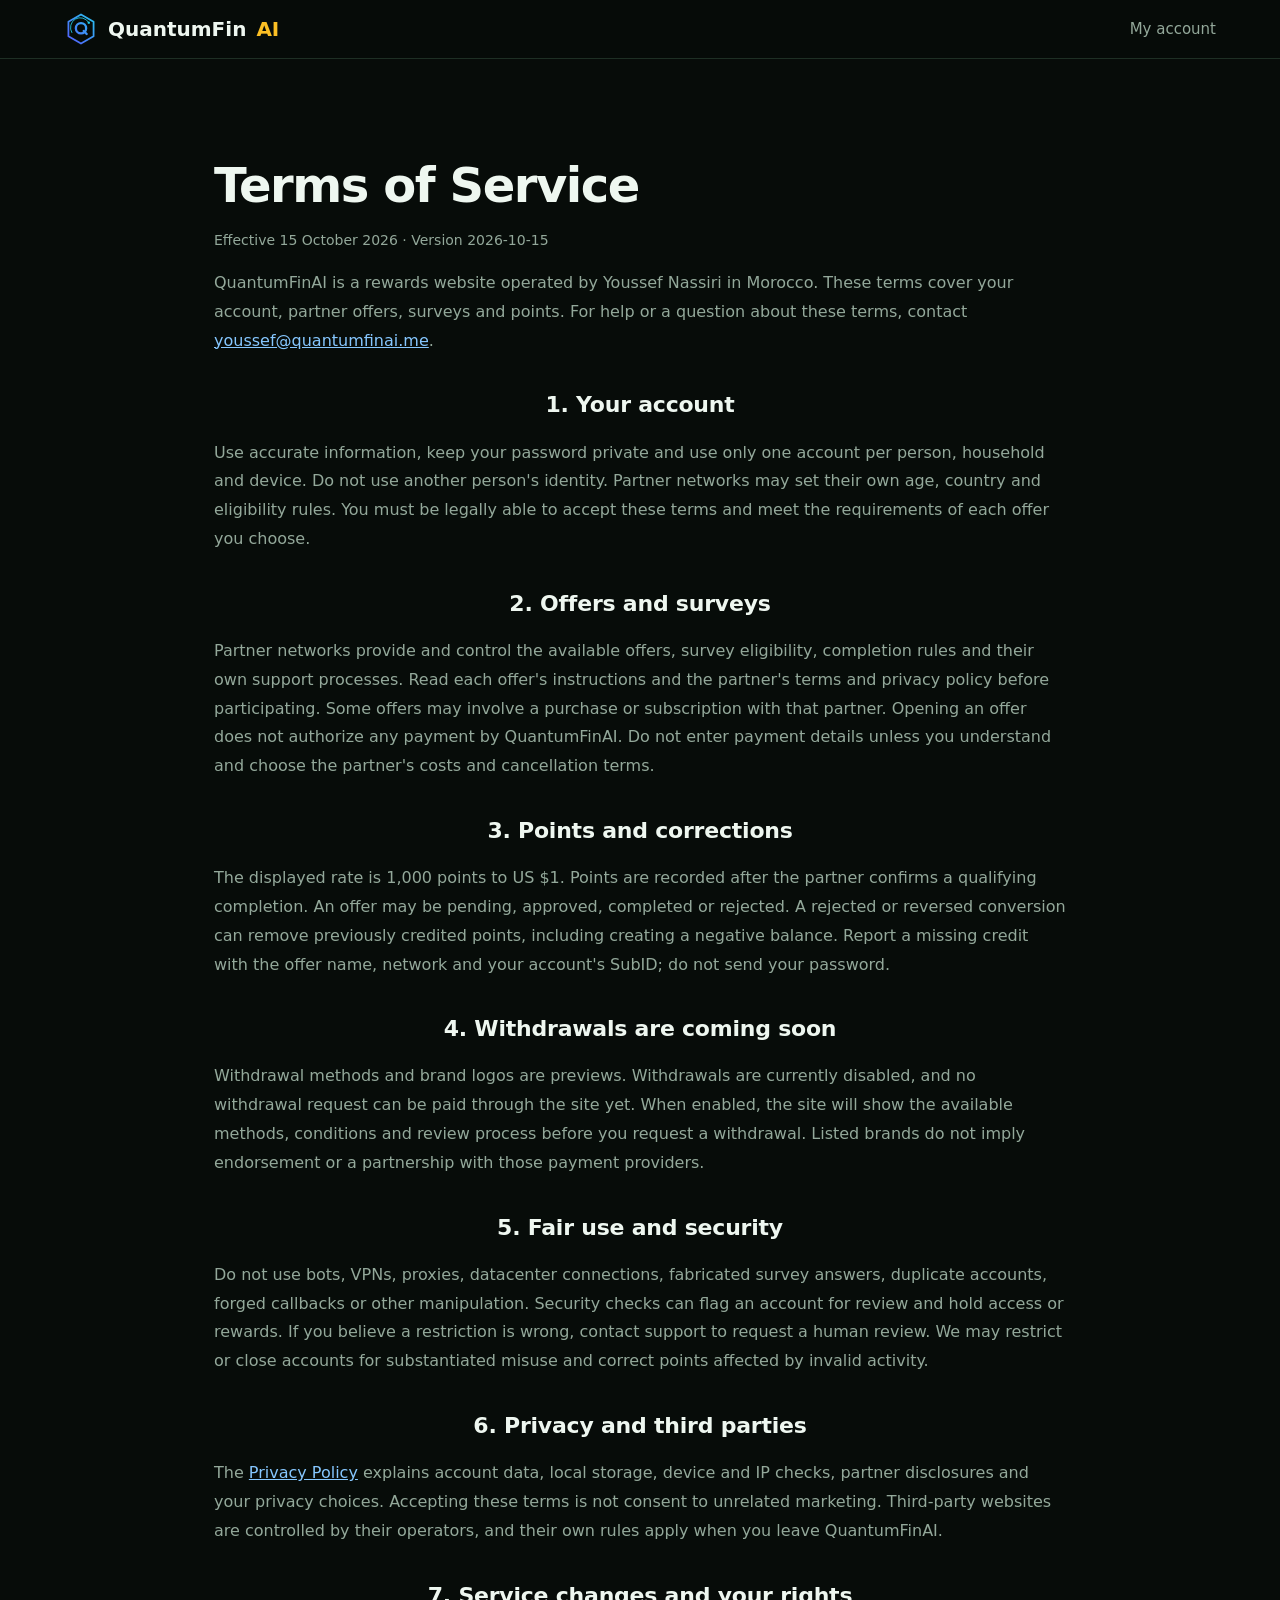
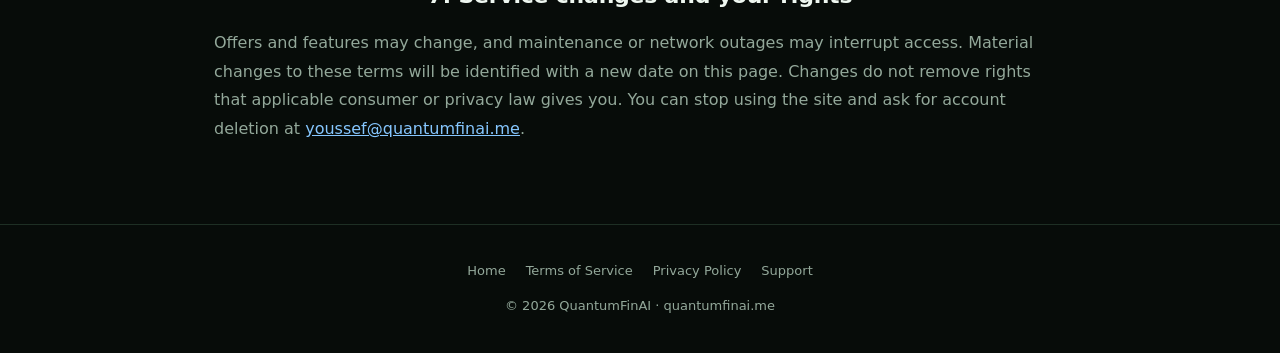
<file: terms/index.html>
<!doctype html><html lang="en"><head><meta charset="utf-8"><meta name="viewport" content="width=device-width,initial-scale=1"><meta name="theme-color" content="#0b1020"><title>Terms of Service | QuantumFinAI</title><link rel="icon" href="/favicon.svg" type="image/svg+xml">
<link rel="icon" type="image/png" sizes="32x32" href="/favicon-32.png">
<link rel="shortcut icon" href="/favicon.ico">
<link rel="apple-touch-icon" href="/apple-touch-icon.png"><link rel="stylesheet" href="/style.css?v=20261014m"><style>.legal{max-width:900px;margin:auto;padding:100px 24px 64px}.legal h1{font-size:clamp(32px,6vw,48px);margin-bottom:16px}.legal h2{font-size:22px;margin:32px 0 12px}.legal p,.legal li{line-height:1.8;color:var(--mut)}.legal ul{padding-left:24px}.legal a{color:#86c7ff;text-decoration:underline}.legal .updated{font-size:14px}.nav .brand{white-space:nowrap}</style></head><body><header class="nav"><a class="brand" href="/"><img class="logo" src="/assets/logo/logo-mark.svg" alt="QuantumFinAI logo"> QuantumFin<b>AI</b></a><nav><a href="/#account">My account</a></nav></header><main class="legal"><h1>Terms of Service</h1><p class="updated">Effective 15 October 2026 · Version 2026-10-15</p><p>QuantumFinAI is a rewards website operated by Youssef Nassiri in Morocco. These terms cover your account, partner offers, surveys and points. For help or a question about these terms, contact <a href="mailto:youssef@quantumfinai.me">youssef@quantumfinai.me</a>.</p>
<h2>1. Your account</h2><p>Use accurate information, keep your password private and use only one account per person, household and device. Do not use another person's identity. Partner networks may set their own age, country and eligibility rules. You must be legally able to accept these terms and meet the requirements of each offer you choose.</p>
<h2>2. Offers and surveys</h2><p>Partner networks provide and control the available offers, survey eligibility, completion rules and their own support processes. Read each offer's instructions and the partner's terms and privacy policy before participating. Some offers may involve a purchase or subscription with that partner. Opening an offer does not authorize any payment by QuantumFinAI. Do not enter payment details unless you understand and choose the partner's costs and cancellation terms.</p>
<h2>3. Points and corrections</h2><p>The displayed rate is 1,000 points to US $1. Points are recorded after the partner confirms a qualifying completion. An offer may be pending, approved, completed or rejected. A rejected or reversed conversion can remove previously credited points, including creating a negative balance. Report a missing credit with the offer name, network and your account's SubID; do not send your password.</p>
<h2>4. Withdrawals are coming soon</h2><p>Withdrawal methods and brand logos are previews. Withdrawals are currently disabled, and no withdrawal request can be paid through the site yet. When enabled, the site will show the available methods, conditions and review process before you request a withdrawal. Listed brands do not imply endorsement or a partnership with those payment providers.</p>
<h2>5. Fair use and security</h2><p>Do not use bots, VPNs, proxies, datacenter connections, fabricated survey answers, duplicate accounts, forged callbacks or other manipulation. Security checks can flag an account for review and hold access or rewards. If you believe a restriction is wrong, contact support to request a human review. We may restrict or close accounts for substantiated misuse and correct points affected by invalid activity.</p>
<h2>6. Privacy and third parties</h2><p>The <a href="/privacy">Privacy Policy</a> explains account data, local storage, device and IP checks, partner disclosures and your privacy choices. Accepting these terms is not consent to unrelated marketing. Third-party websites are controlled by their operators, and their own rules apply when you leave QuantumFinAI.</p>
<h2>7. Service changes and your rights</h2><p>Offers and features may change, and maintenance or network outages may interrupt access. Material changes to these terms will be identified with a new date on this page. Changes do not remove rights that applicable consumer or privacy law gives you. You can stop using the site and ask for account deletion at <a href="mailto:youssef@quantumfinai.me">youssef@quantumfinai.me</a>.</p></main><footer><div class="fl"><a href="/">Home</a><a href="/terms">Terms of Service</a><a href="/privacy">Privacy Policy</a><a href="mailto:youssef@quantumfinai.me">Support</a></div>© 2026 QuantumFinAI · quantumfinai.me</footer></body></html>
</file>
<file: style.css>
/* QuantumFinAI — "Mint" redesign 2026-11-23
   Fresh money look: deep green-black, emerald + gold, pill buttons.
   Lightweight by design: no backdrop blur, no heavy continuous animation. */
:root{
  --bg:#070c09;
  --bg2:#0b130d;
  --card:#101a13;
  --card2:#0d150f;
  --tx:#eef7f0;
  --mut:#93a89a;
  --a:#22c55e;   /* emerald primary */
  --b:#a3e635;   /* lime gradient end */
  --c:#fbbf24;   /* gold accent (points) */
  --line:#1e2f24;
  --line2:#2a4433;
}
*{box-sizing:border-box}
html{scroll-behavior:smooth}
body{margin:0;background:var(--bg);color:var(--tx);font-family:system-ui,"Segoe UI",Tahoma,Arial,sans-serif;line-height:1.6;-webkit-font-smoothing:antialiased;overflow-x:hidden}
a{color:inherit;text-decoration:none}
[hidden]{display:none!important}
::selection{background:rgba(34,197,94,.35)}
a:focus-visible,button:focus-visible,summary:focus-visible,input:focus-visible,select:focus-visible{outline:2px solid var(--a);outline-offset:2px}

/* ---------- nav ---------- */
.nav{position:sticky;top:0;z-index:5;display:flex;justify-content:space-between;align-items:center;padding:12px 5vw;background:rgba(7,12,9,.94);border-bottom:1px solid var(--line)}
.nav nav{display:flex;gap:20px;align-items:center;font-size:15px;color:var(--mut)}
.nav nav a:hover{color:#fff}
.nav nav a:not(.btn){position:relative}
.nav nav a:not(.btn)::after{content:"";position:absolute;left:0;bottom:-4px;height:2px;width:0;background:var(--a);border-radius:2px;transition:width .25s}
.nav nav a:not(.btn):hover::after{width:100%}
.brand{font-weight:700;font-size:20px;display:flex;align-items:center;gap:10px;direction:ltr}
.brand b{color:var(--c)}
.logo{width:34px;height:34px;display:block}
.user-bar{display:flex;align-items:center;gap:14px}
.bal-pill{display:flex;align-items:center;gap:8px;background:var(--card);border:1px solid var(--line2);padding:6px 14px;border-radius:99px;font-size:14px}
.bal-pill b{color:var(--c);font-size:15px}
.coin-dot{width:10px;height:10px;border-radius:50%;background:radial-gradient(circle at 35% 35%,#fde68a,#f59e0b 65%,#b45309);box-shadow:0 0 8px rgba(251,191,36,.55)}

/* ---------- buttons ---------- */
.btn{display:inline-flex;align-items:center;justify-content:center;border:0;cursor:pointer;color:#04120a;font:inherit;font-weight:700;padding:10px 22px;border-radius:999px;background:linear-gradient(135deg,var(--a),var(--b));box-shadow:0 4px 16px rgba(34,197,94,.25);transition:transform .15s,box-shadow .15s,filter .15s}
.btn:hover{transform:translateY(-2px);box-shadow:0 8px 24px rgba(34,197,94,.35);filter:brightness(1.06)}
.btn:active{transform:scale(.97)}
.btn.small{padding:7px 16px;font-size:14px;min-height:0}
.btn.big{padding:14px 30px;font-size:17px}
.btn.ghost{background:transparent;border:1px solid var(--line2);color:var(--tx);box-shadow:none}
.btn.ghost:hover{border-color:var(--a);box-shadow:0 0 18px rgba(34,197,94,.15);filter:none}
.btn.busy{opacity:.55;cursor:progress}

/* ---------- hero ---------- */
.hero{position:relative;overflow:hidden;text-align:center;padding:clamp(64px,10vw,120px) 5vw clamp(52px,7vw,84px)}
#hero-canvas{position:absolute;inset:0;width:100%;height:100%;pointer-events:none;z-index:0;opacity:.75}
.hero>*:not(canvas){position:relative;z-index:1}
.badge{display:inline-flex;align-items:center;gap:8px;padding:6px 16px;border:1px solid rgba(34,197,94,.4);border-radius:99px;color:#4ade80;font-size:13px;margin-bottom:22px;background:rgba(34,197,94,.07);letter-spacing:.03em}
.badge::before{content:"";width:7px;height:7px;border-radius:50%;background:var(--a);box-shadow:0 0 10px var(--a)}
h1{font-size:clamp(34px,7vw,68px);margin:0 0 16px;line-height:1.1;letter-spacing:-.03em;font-weight:800}
.grad{background:linear-gradient(90deg,#4ade80,#fbbf24);-webkit-background-clip:text;background-clip:text;color:transparent}
.sub{max-width:640px;margin:0 auto 30px;color:var(--mut);font-size:clamp(16px,2.2vw,20px)}
.cta{display:flex;gap:14px;justify-content:center;flex-wrap:wrap}
.stats{display:flex;justify-content:center;gap:clamp(18px,5vw,56px);margin-top:46px;flex-wrap:wrap}
.stats div{display:flex;flex-direction:column;align-items:center;transition:transform .2s}
.stats div:hover{transform:translateY(-3px)}
.stats b{font-size:22px;color:var(--c)}
.stats span{font-size:13px;color:var(--mut)}
@keyframes rise{from{opacity:0;transform:translateY(18px)}to{opacity:1;transform:none}}
.hero>*{animation:rise .7s both}
.hero>*:nth-child(2){animation-delay:.08s}
.hero>*:nth-child(3){animation-delay:.16s}
.hero>*:nth-child(4){animation-delay:.24s}
.hero>*:nth-child(5){animation-delay:.32s}

/* ---------- sections & cards ---------- */
section{padding:clamp(48px,8vw,96px) 5vw}
section.alt{background:var(--bg2)}
section[id]{scroll-margin-top:72px}
h2{font-size:clamp(26px,4vw,38px);letter-spacing:-.01em;text-align:center;margin:0 0 34px}
h2 small{font-size:15px;color:var(--mut);font-weight:400;margin-inline-start:10px}
.lead{max-width:640px;margin:-16px auto 34px;text-align:center;color:var(--mut)}
.grid{display:grid;grid-template-columns:repeat(auto-fill,minmax(250px,1fr));gap:20px;max-width:1100px;margin:auto}
.card{position:relative;background:var(--card);border:1px solid var(--line);border-radius:20px;padding:24px;display:flex;flex-direction:column;gap:8px;transition:transform .2s,border-color .2s,box-shadow .2s}
.card:hover{transform:translateY(-4px);border-color:var(--a);box-shadow:0 14px 30px rgba(0,0,0,.35)}
.card h3{margin:0;font-size:18px}
.card p{margin:0;color:var(--mut);font-size:15px;flex:1}
.card .def{font-size:13px;color:#4ade80}
.thumb{height:70px;border-radius:14px;background:linear-gradient(135deg,var(--a),var(--b));display:grid;place-items:center;font-size:28px;font-weight:800;color:#04120a;transition:filter .3s}
.card:hover .thumb{filter:brightness(1.1)}
.steps{max-width:1000px}
.price{font-weight:700;color:var(--c)}
.tag{align-self:flex-start;font-size:12px;padding:3px 12px;border-radius:99px;background:rgba(34,197,94,.12);color:#4ade80;border:1px solid rgba(34,197,94,.3)}
.ico{font-size:34px}
.slot{opacity:.85;border-style:dashed}
.slot:hover{opacity:1}
.pts{margin-top:8px;color:var(--c);font-weight:600}
.bar{height:8px;border-radius:8px;background:var(--line);margin:10px 0 14px;overflow:hidden}
.bar i{display:block;height:100%;background:linear-gradient(90deg,var(--a),var(--b))}
.bal{font-size:44px;font-weight:800}
.bal small{font-size:16px;color:var(--mut);font-weight:500}
.bal span{display:inline-block}
.pills{display:flex;flex-wrap:wrap;gap:12px;justify-content:center;max-width:1100px;margin:auto}
.pill{background:var(--card);border:1px solid var(--line);border-radius:999px;padding:10px 18px;font-size:15px;display:flex;gap:10px;align-items:center;transition:transform .2s,border-color .2s,box-shadow .2s}
.pill:hover{transform:translateY(-2px);border-color:var(--a)}
.pill i{font-style:normal;font-weight:800;font-size:12px;padding:4px 8px;border-radius:99px;background:linear-gradient(135deg,var(--a),var(--b));color:#04120a;direction:ltr}
.pill small{display:block;color:var(--mut);font-size:12px}
button.pill{font:inherit;color:inherit;cursor:pointer}
.chips .pill{cursor:pointer}
.chips .pill.on{border-color:var(--a);color:#fff;box-shadow:0 6px 18px rgba(34,197,94,.25)}
.note{color:var(--mut);font-size:13px;margin-top:14px}

/* ---------- payment tiles ---------- */
.mcards{display:grid;grid-template-columns:repeat(auto-fill,minmax(230px,1fr));gap:16px;max-width:1100px;margin:auto}
.mcard{position:relative;display:flex;gap:14px;align-items:center;background:var(--card);border:1px solid var(--line);border-radius:18px;padding:16px 18px;transition:transform .2s,border-color .2s,box-shadow .2s}
.mcard:hover{transform:translateY(-4px);border-color:var(--a);box-shadow:0 14px 30px rgba(0,0,0,.35)}
.mcard.soon{opacity:.92}
.mcard.soon:hover{border-color:var(--line2)}
.mcard.qpay:hover{border-color:var(--bc);box-shadow:0 14px 32px rgba(0,0,0,.4),0 0 22px -6px var(--bc)}
.mlogo{width:46px;height:46px;flex:0 0 46px;display:grid;place-items:center;background:var(--card2);border:1px solid var(--line2);border-radius:14px;overflow:hidden;font-size:22px}
.mcard .mlogo svg{width:30px;height:30px;display:block}
.mtxt{display:flex;flex-direction:column;gap:2px;min-width:0}
.mtxt b{font-size:15px}
.mtxt small{color:var(--mut);font-size:12px}
.mcard .tag{margin-left:auto;white-space:nowrap}
button.mcard{font:inherit;color:inherit;text-align:left;width:100%;cursor:pointer}
.mcard.soon:active{transform:scale(.98)}
.wdpick{display:flex;gap:10px;align-items:center}
.wdpick .mlogo{width:46px;height:46px;flex-basis:46px}
.wdpick select{flex:1}

/* ---------- forms ---------- */
.formbox{max-width:460px;margin:auto;background:var(--card);border:1px solid var(--line);border-radius:22px;padding:32px}
form{display:flex;flex-direction:column;gap:16px}
label{display:flex;flex-direction:column;gap:6px;font-size:14px;color:var(--mut)}
input,select{padding:12px 14px;border-radius:12px;border:1px solid var(--line2);background:var(--card2);color:#fff;font:inherit}
input:focus,select:focus{outline:0;border-color:var(--a);box-shadow:0 0 0 3px rgba(34,197,94,.18)}
.tabs{display:flex;gap:6px;margin-bottom:18px;background:var(--card2);border:1px solid var(--line);border-radius:999px;padding:5px}
.tab{flex:1;padding:9px;border-radius:999px;border:1px solid transparent;background:transparent;color:var(--mut);font:inherit;cursor:pointer;transition:background .2s,color .2s}
.tab:hover:not(.on){color:#fff}
.tab.on{background:linear-gradient(135deg,var(--a),var(--b));color:#04120a;font-weight:700}
.ts{min-height:70px;margin:8px 0}

/* ---------- FAQ ---------- */
.faq{max-width:760px;margin:0 auto}
.faq details{background:var(--card);border:1px solid var(--line);border-radius:14px;padding:14px 18px;margin-bottom:10px;transition:border-color .2s}
.faq details:hover{border-color:var(--line2)}
.faq details[open]{border-color:var(--a)}
.faq summary{cursor:pointer;font-weight:600}
.faq p{color:var(--mut);margin:8px 0 0}
.faq details[open] p{animation:rise .3s both}

/* ---------- footer ---------- */
footer{text-align:center;padding:36px 5vw;color:var(--mut);font-size:13px;border-top:1px solid var(--line)}
.fl{display:flex;gap:20px;justify-content:center;flex-wrap:wrap;margin-bottom:14px}
.fl a:hover{color:#fff}

/* ---------- toast ---------- */
#toast{position:fixed;bottom:24px;left:50%;transform:translate(-50%,100px);background:var(--card);border:1px solid var(--a);color:var(--tx);padding:12px 22px;border-radius:999px;transition:transform .3s;z-index:9;box-shadow:0 12px 32px rgba(0,0,0,.45)}
#toast.on{transform:translate(-50%,0)}
#toast:not(.on){visibility:hidden;pointer-events:none}
#toast.on{visibility:visible}

/* ---------- dashboard shell ---------- */
.app-shell{padding-top:36px;max-width:1160px;margin:0 auto}
#dash{scroll-margin-top:76px}
#account{scroll-margin-top:76px}
.dstats{display:grid;grid-template-columns:repeat(auto-fit,minmax(180px,1fr));gap:14px;max-width:1100px;margin:0 auto 26px}
.dstat{position:relative;background:var(--card);border:1px solid var(--line);border-radius:18px;padding:18px 20px;display:flex;flex-direction:column;gap:4px}
.dstat span{font-size:12px;color:var(--mut);text-transform:uppercase;letter-spacing:.06em}
.dstat b{font-size:26px;color:var(--c)}
.dstat b i{font-style:normal}
.dstat small{font-size:12px;color:var(--mut)}
#dash .dtabs{display:flex;gap:6px;flex-wrap:wrap;max-width:1100px;margin:0 auto 26px;background:var(--card2);border:1px solid var(--line);border-radius:999px;padding:6px}
#dash .dtabs .tab{flex:0 0 auto;padding:10px 20px;border-radius:999px}
.dpane{max-width:1100px;margin:auto}
.dpane:not([hidden]){animation:rise .4s both}
.sh{font-size:16px;color:var(--mut);margin:20px 0 12px}

/* ---------- lists / ledger ---------- */
.list{display:flex;flex-direction:column;gap:10px}
@keyframes pop{0%{transform:scale(.97);opacity:0}100%{transform:none;opacity:1}}
.lrow{display:grid;grid-template-columns:1.2fr 1.4fr auto;gap:14px;align-items:center;background:var(--card);border:1px solid var(--line);border-radius:14px;padding:12px 16px;transition:transform .2s,border-color .2s;animation:pop .35s both}
.lrow:hover{transform:translateX(4px);border-color:var(--a)}
.lrow .lm{color:var(--mut);font-size:14px}
.lrow small{color:var(--mut)}
.st{display:inline-block;font-size:12px;padding:3px 12px;border-radius:99px;background:rgba(34,197,94,.12);color:#4ade80;text-transform:capitalize}
.st-approved,.st-paid,.st-active,.st-low,.st-normal,.st-verified{background:rgba(34,197,94,.14);color:#4ade80}
.st-completed,.st-under_review,.st-medium,.st-review,.st-planned,.st-in_contact{background:rgba(251,191,36,.13);color:#fcd34d}
.st-rejected,.st-cancelled,.st-high,.st-blocked,.st-reversed{background:rgba(239,68,68,.13);color:#fca5a5}
.st-partner{background:rgba(34,197,94,.14);color:#4ade80}
.st-msg{margin-top:10px;font-size:13px;color:var(--mut)}
.cur{font-weight:700;color:var(--c)}

/* ---------- offerwall hub ---------- */
.wall-grid{display:grid;grid-template-columns:repeat(auto-fill,minmax(260px,1fr));gap:18px}
.wall-sect{grid-column:1/-1;margin:14px 0 2px;font-size:14px;letter-spacing:.08em;text-transform:uppercase;color:var(--mut)}
.wall-sect:first-child{margin-top:0}
.wall-card{position:relative;background:var(--card);border:1px solid var(--line);border-radius:20px;padding:22px;display:flex;flex-direction:column;gap:10px;transition:transform .2s,border-color .2s,box-shadow .2s}
.wall-card:hover{transform:translateY(-4px);border-color:var(--a);box-shadow:0 14px 30px rgba(0,0,0,.35)}
.wall-card.live{border-color:rgba(34,197,94,.5)}
.wall-head{display:flex;align-items:center;gap:14px}
.wall-logo{width:48px;height:48px;border-radius:14px;background:linear-gradient(135deg,var(--a),var(--b));display:grid;place-items:center;font-weight:800;font-size:18px;color:#04120a;flex-shrink:0}
.wall-logo img{object-fit:contain;border-radius:10px}
.wall-card.live .wall-logo{box-shadow:0 0 0 2px rgba(34,197,94,.45)}
.wall-logo.wall-logo-wide{width:96px}
.wall-viewer{margin-top:24px;background:var(--card);border:1px solid var(--a);border-radius:20px;overflow:hidden}
.wall-bar{display:flex;justify-content:space-between;align-items:center;padding:12px 18px;background:var(--card2);border-bottom:1px solid var(--line)}
#netgrid .card .btn{margin-top:12px}

/* ---------- profile ---------- */
.prof-grid{display:grid;grid-template-columns:repeat(auto-fit,minmax(320px,1fr));gap:22px}
.prof-card{background:var(--card);border:1px solid var(--line);border-radius:20px;padding:26px;display:flex;flex-direction:column;justify-content:space-between}
.prof-head{display:flex;align-items:center;gap:16px;padding-bottom:20px;border-bottom:1px solid var(--line)}
.prof-avatar{width:60px;height:60px;border-radius:18px;background:linear-gradient(135deg,var(--a),var(--c));display:grid;place-items:center;font-size:24px;font-weight:800;color:#04120a;flex-shrink:0}
.prof-meta{display:flex;flex-direction:column;gap:14px;padding-top:18px}
.prof-row{display:flex;justify-content:space-between;align-items:center;font-size:14px}
.prof-row>span:first-child{color:var(--mut)}
.uid-box{display:flex;align-items:center;justify-content:space-between;gap:10px;background:var(--card2);border:1px solid var(--line2);border-radius:12px;padding:10px 14px;margin-bottom:16px}
.uid-box code{font-size:13px;color:#4ade80;word-break:break-all}
.prof-rules{display:flex;flex-direction:column;gap:6px;color:var(--mut);background:rgba(13,21,15,.6);padding:12px;border-radius:10px}
.privacy-actions{display:flex;flex-wrap:wrap;gap:12px;margin-top:18px}
#vmsg{line-height:1.6}
#vmsg .btn{display:block;margin-top:10px}

/* ---------- cashout ---------- */
.wd-layout{display:grid;grid-template-columns:1fr 1.2fr;gap:28px;align-items:start}

/* ---------- modal / dialogs ---------- */
.modal{background:var(--card);color:var(--tx);border:1px solid var(--a);border-radius:20px;padding:24px;width:min(420px,92vw);box-shadow:0 24px 60px rgba(0,0,0,.6)}
.modal::backdrop{background:rgba(4,8,6,.78)}
#privacy-dialog{max-width:560px;width:calc(100% - 32px);max-height:85dvh;overflow:auto;background:var(--card);color:var(--tx);border:1px solid var(--line2);border-radius:18px;padding:24px}
#privacy-dialog::backdrop{background:rgba(4,8,6,.78)}
#privacy-dialog p,#privacy-dialog label{line-height:1.65}
#privacy-dialog input{width:18px;height:18px;display:inline-block;margin-right:8px}

/* ---------- fixed utility buttons (desktop) ---------- */
#privacy-choices{position:fixed;bottom:14px;left:14px;z-index:90;background:var(--card)}
#snd-toggle{position:fixed;left:14px;bottom:calc(66px + env(safe-area-inset-bottom,0px));z-index:60;width:44px;height:44px;border-radius:50%;border:1px solid var(--line2);background:var(--card);color:#fff;font-size:18px;line-height:1;cursor:pointer}
#snd-toggle:hover{border-color:var(--a)}

/* ---------- spotlight hover (app.js sets --mx/--my) ---------- */
.card,.wall-card,.mcard,.dstat{--mx:50%;--my:50%}
.card::before,.wall-card::before,.mcard::before,.dstat::before{content:"";position:absolute;inset:0;border-radius:inherit;background:radial-gradient(420px circle at var(--mx) var(--my),rgba(34,197,94,.1),transparent 45%);opacity:0;transition:opacity .3s;pointer-events:none}
.card:hover::before,.wall-card:hover::before,.mcard:hover::before,.dstat:hover::before{opacity:1}

/* ---------- responsive ---------- */
@media(max-width:820px){.wd-layout{grid-template-columns:1fr}}
@media(max-width:720px){
  .nav nav a:not(.btn){display:none}
  .nav nav{gap:12px}
  .nav nav a.btn{padding:7px 12px}
  .btn.big{width:100%;text-align:center}
  .cta{flex-direction:column}
  .lrow{grid-template-columns:1fr}
  #dash .dtabs{flex-wrap:nowrap;overflow-x:auto;scrollbar-width:none;padding-bottom:4px}
  #dash .dtabs::-webkit-scrollbar{display:none}
}
@media(max-width:600px){
  .dstats{grid-template-columns:1fr 1fr!important;gap:10px}
  .dstat{padding:14px}
  .dstat b{font-size:22px}
}
@media(prefers-reduced-motion:reduce){
  *,*::before,*::after{animation:none!important;transition:none!important}
  html{scroll-behavior:auto}
  #hero-canvas{display:none}
}
</file>
<file: theme.css>
/* QuantumFinAI Mint theme — ambient background, partner strip, phone pass (2026-11-23) */

/* static ambient glows: green + gold, no blur filters, no continuous animation */
.qaurora{position:fixed;inset:0;z-index:-1;overflow:hidden;pointer-events:none;background:radial-gradient(ellipse at 50% -10%,#0e2417 0,#070c09 60%)}
.qaurora::after{content:"";position:absolute;inset:0;background-image:linear-gradient(rgba(74,222,128,.05) 1px,transparent 1px),linear-gradient(90deg,rgba(74,222,128,.05) 1px,transparent 1px);background-size:56px 56px;-webkit-mask-image:radial-gradient(ellipse at 50% 20%,#000 0,transparent 72%);mask-image:radial-gradient(ellipse at 50% 20%,#000 0,transparent 72%)}
.qaurora i{position:absolute;width:52vmax;height:52vmax;border-radius:50%;pointer-events:none}
.qaurora i:nth-child(1){background:radial-gradient(circle,rgba(34,197,94,.16),transparent 65%);left:-14vmax;top:-18vmax}
.qaurora i:nth-child(2){background:radial-gradient(circle,rgba(251,191,36,.09),transparent 65%);right:-18vmax;top:10vmax}
.qaurora i:nth-child(3){background:radial-gradient(circle,rgba(163,230,53,.08),transparent 65%);left:20vmax;bottom:-30vmax}

/* partner strip */
.qstrip{padding:26px 0 8px;padding-left:0;padding-right:0}
.qlabel{text-align:center;color:var(--mut);font-size:12px;letter-spacing:.18em;text-transform:uppercase;margin:0 0 16px}
.qmar{overflow:hidden;-webkit-mask-image:linear-gradient(90deg,transparent,#000 10%,#000 90%,transparent);mask-image:linear-gradient(90deg,transparent,#000 10%,#000 90%,transparent)}
.qtrack{display:flex;gap:14px;width:max-content;animation:qscroll 38s linear infinite}
.qmar:hover .qtrack{animation-play-state:paused}
@keyframes qscroll{to{transform:translateX(-50%)}}
.qchip{display:flex;align-items:center;gap:10px;background:#fff;color:#0b130d;border-radius:14px;padding:8px 16px}
.qchip img{height:30px;width:auto;max-width:96px;object-fit:contain;display:block}
.qchip em{font-style:normal;font-weight:600;font-size:14px;white-space:nowrap}

/* wall logos on white chips so every brand shows */
.wall-logo{background:#fff;padding:4px}
.wall-logo img{border-radius:8px}

@media(max-width:480px){
  .brand{font-size:16px;white-space:nowrap}
  .logo{width:28px;height:28px}
  .nav{padding:12px 4vw}
  .nav .btn.small{white-space:nowrap;padding:7px 12px;font-size:13px}
}

/* phone-first pass: real phone layout, touch targets, no fixed buttons over content */
section[id]{scroll-margin-top:72px}
@media(max-width:700px){
  .nav .brand{min-height:40px}
  .btn{display:inline-flex;align-items:center;justify-content:center;min-height:46px}
  .btn.small{min-height:42px;padding:8px 14px}
  .tab{display:inline-flex;align-items:center;justify-content:center;min-height:44px}
  /* phone navigation fits without hiding tabs */
  #dash .dtabs{display:grid;grid-template-columns:repeat(2,minmax(0,1fr));overflow:visible;-webkit-mask-image:none;mask-image:none;gap:8px;border-radius:18px}
  #dash .dtabs .tab{width:100%;padding:10px 6px;font-size:14px;min-height:46px;white-space:nowrap}
  input:not([type=checkbox]),select,textarea{font-size:16px;min-width:0;max-width:100%;min-height:46px}
  .pill{min-height:44px;align-items:center}
  .prof-grid{grid-template-columns:minmax(0,1fr)}
  .prof-card{padding:22px 18px;min-width:0}
  .prof-head>div,.uid-box code,.mtxt,.wall-head>div{min-width:0;overflow-wrap:anywhere}
  .prof-avatar,.wall-logo{flex-shrink:0}
  .prof-row{flex-wrap:wrap;gap:6px 12px}
  .uid-box{flex-wrap:wrap}
  .wdpick select{width:0;min-width:0}
  .formbox{padding:24px 18px;border-radius:16px}
  .wall-bar{flex-wrap:wrap;gap:10px}
  .wall-bar>div{display:flex;gap:10px;flex-wrap:wrap}
  #svwrap iframe{min-height:0!important;height:calc(100dvh - 170px)!important}
  .hero{padding-top:64px}
  body{-webkit-tap-highlight-color:transparent}
  #toast{width:max-content;max-width:calc(100vw - 32px);bottom:96px;overflow-wrap:anywhere}
  footer .fl{gap:6px 16px}
  footer .fl a{display:inline-block;padding:10px 2px}
  .faq summary{padding:8px 0}
  /* utilities belong after the content on phones, never over task actions */
  #privacy-choices,#snd-toggle{position:static;transform:none;margin:14px 18px;vertical-align:middle}
  #privacy-choices{display:inline-flex;max-width:calc(100vw - 28px)}
  #snd-toggle{display:inline-block;width:44px;height:44px}
  footer{padding-bottom:24px}
  /* strip: simple swipe list on phones */
  .qmar{overflow-x:auto;-webkit-mask-image:none;mask-image:none;scrollbar-width:none}
  .qmar::-webkit-scrollbar{display:none}
  .qtrack{animation:none!important;width:max-content;padding:0 4vw}
  .qtrack .qchip:nth-child(n+12){display:none}
  .card:hover,.mcard:hover,.wall-card:hover{box-shadow:none}
  #privacy-dialog,.modal{max-height:calc(100dvh - 32px);overflow:auto}
  .qaurora::after{display:none}
}
@media(max-width:380px){
  .nav .brand{font-size:15px;gap:4px}
  .user-bar{gap:8px}
  .bal-pill{padding:6px 10px}
  .nav .btn.small{padding:8px 10px}
}
@media(prefers-reduced-motion:reduce){
  .qtrack{animation:none!important}
                         }
</file>
<file: enhancements.css>
/* ==========================================================================
   QuantumFinAI Enhancements Stylesheet
   Gamification, Welcome Prize Reel, Dual Currency, Live Feeds & 5-Step Flow
   ========================================================================== */

/* ---------- Dual Currency Toggle ---------- */
.cur-switch {
  display: inline-flex;
  align-items: center;
  background: var(--card2);
  border: 1px solid var(--line2);
  border-radius: 999px;
  padding: 3px;
  gap: 2px;
}
.cur-switch button {
  border: 0;
  background: transparent;
  color: var(--mut);
  font: inherit;
  font-size: 12px;
  font-weight: 700;
  padding: 5px 11px;
  border-radius: 999px;
  cursor: pointer;
  transition: background .2s, color .2s;
}
.cur-switch button.on {
  background: linear-gradient(135deg, var(--a), var(--b));
  color: #04120a;
}

/* ---------- Live Activity & Live Offers Tickers ---------- */
.live-section {
  padding: 28px 0;
  border-top: 1px solid var(--line);
  border-bottom: 1px solid var(--line);
  background: rgba(11, 19, 13, 0.72);
}
.live-head {
  display: flex;
  align-items: center;
  justify-content: space-between;
  gap: 12px;
  flex-wrap: wrap;
  max-width: 1100px;
  margin: 0 auto 14px;
  padding: 0 5vw;
}
.live-title {
  display: inline-flex;
  align-items: center;
  gap: 10px;
  font-size: 14px;
  font-weight: 700;
  letter-spacing: .06em;
  text-transform: uppercase;
  color: var(--tx);
}
.live-dot {
  width: 9px;
  height: 9px;
  border-radius: 50%;
  background: var(--a);
  box-shadow: 0 0 0 0 rgba(34, 197, 94, 0.7);
  animation: livePulse 2s infinite;
}
@keyframes livePulse {
  0%   { box-shadow: 0 0 0 0 rgba(34, 197, 94, 0.7); }
  70%  { box-shadow: 0 0 0 10px rgba(34, 197, 94, 0); }
  100% { box-shadow: 0 0 0 0 rgba(34, 197, 94, 0); }
}
.ticker-viewport {
  overflow: hidden;
  -webkit-mask-image: linear-gradient(90deg, transparent, #000 6%, #000 94%, transparent);
  mask-image: linear-gradient(90deg, transparent, #000 6%, #000 94%, transparent);
}
.ticker-track {
  display: flex;
  gap: 12px;
  width: max-content;
  padding: 4px 0;
  animation: tickerScroll var(--ticker-dur, 42s) linear infinite;
}
.ticker-viewport:hover .ticker-track {
  animation-play-state: paused;
}
@keyframes tickerScroll {
  from { transform: translateX(0); }
  to   { transform: translateX(-50%); }
}
.ticker-item {
  display: inline-flex;
  align-items: center;
  gap: 10px;
  background: var(--card);
  border: 1px solid var(--line2);
  border-radius: 14px;
  padding: 9px 14px;
  font-size: 13px;
  white-space: nowrap;
  transition: border-color .2s, transform .2s;
}
.ticker-item:hover {
  border-color: var(--a);
  transform: translateY(-1px);
}
.ticker-amt {
  font-weight: 800;
  color: var(--c);
  background: rgba(251, 191, 36, 0.12);
  border: 1px solid rgba(251, 191, 36, 0.28);
  padding: 2px 9px;
  border-radius: 999px;
  font-size: 12px;
}
.ticker-time {
  color: var(--mut);
  font-size: 12px;
}
.ticker-empty {
  max-width: 1100px;
  margin: 0 auto;
  padding: 0 5vw;
  color: var(--mut);
  font-size: 13px;
}

/* ---------- Live Offers Statistics Grid ---------- */
.offer-stats-grid {
  display: grid;
  grid-template-columns: repeat(auto-fit, minmax(210px, 1fr));
  gap: 16px;
  max-width: 1100px;
  margin: 24px auto 0;
}
.popular-offers-grid {
  display: grid;
  grid-template-columns: repeat(auto-fill, minmax(250px, 1fr));
  gap: 14px;
  max-width: 1100px;
  margin: 18px auto 0;
}

/* ---------- 5-Step Registration Wizard ---------- */
.reg-wizard {
  max-width: 560px;
  margin: 0 auto;
}
.reg-steps {
  display: grid;
  grid-template-columns: repeat(5, 1fr);
  gap: 6px;
  margin-bottom: 22px;
}
.reg-step {
  display: flex;
  flex-direction: column;
  align-items: center;
  gap: 6px;
  font-size: 11px;
  color: var(--mut);
  text-align: center;
}
.reg-step i {
  width: 28px;
  height: 28px;
  border-radius: 50%;
  font-style: normal;
  font-weight: 800;
  font-size: 12px;
  display: grid;
  place-items: center;
  background: var(--card2);
  border: 1px solid var(--line2);
  color: var(--mut);
  transition: all .25s;
}
.reg-step.active i {
  background: linear-gradient(135deg, var(--a), var(--b));
  color: #04120a;
  border-color: var(--a);
  box-shadow: 0 0 14px rgba(34, 197, 94, 0.35);
}
.reg-step.done i {
  background: rgba(34, 197, 94, 0.2);
  color: #4ade80;
  border-color: var(--a);
}
.reg-step.active {
  color: var(--tx);
  font-weight: 600;
}
.reg-welcome-card {
  text-align: center;
  display: flex;
  flex-direction: column;
  gap: 14px;
}
.reg-bonus-pill {
  display: inline-flex;
  align-items: center;
  justify-content: center;
  gap: 8px;
  align-self: center;
  padding: 7px 16px;
  border-radius: 999px;
  font-size: 13px;
  font-weight: 700;
  color: #fde68a;
  background: linear-gradient(135deg, rgba(251, 191, 36, 0.16), rgba(34, 197, 94, 0.14));
  border: 1px solid rgba(251, 191, 36, 0.4);
}
.reg-highlights {
  display: grid;
  grid-template-columns: repeat(3, 1fr);
  gap: 10px;
  text-align: left;
  margin: 6px 0;
}
.reg-hl {
  background: var(--card2);
  border: 1px solid var(--line);
  border-radius: 14px;
  padding: 12px;
  font-size: 12px;
}
.reg-hl b {
  display: block;
  color: var(--tx);
  margin-bottom: 3px;
  font-size: 13px;
}
.reg-hl span {
  color: var(--mut);
}
.verify-stage {
  text-align: center;
  display: flex;
  flex-direction: column;
  align-items: center;
  gap: 14px;
  padding: 12px 0;
}
.verify-icon {
  width: 68px;
  height: 68px;
  border-radius: 20px;
  display: grid;
  place-items: center;
  font-size: 30px;
  background: linear-gradient(135deg, rgba(34, 197, 94, 0.2), rgba(251, 191, 36, 0.15));
  border: 1px solid rgba(34, 197, 94, 0.45);
}

/* ---------- Interactive Welcome Reward Prize Machine ---------- */
#welcome-reward-modal {
  width: min(680px, 95vw);
  max-height: 92dvh;
  overflow-y: auto;
  padding: 28px 24px;
  background: radial-gradient(circle at 50% -20%, #142c1d, var(--card) 58%);
  border: 1px solid rgba(34, 197, 94, 0.55);
  box-shadow: 0 28px 70px rgba(0, 0, 0, 0.78), 0 0 40px rgba(34, 197, 94, 0.18);
  text-align: center;
}
.reel-stage {
  position: relative;
  margin: 22px 0 18px;
  padding: 16px 0;
  border-radius: 18px;
  background: #060b08;
  border: 1px solid var(--line2);
  overflow: hidden;
  box-shadow: inset 0 0 28px rgba(0, 0, 0, 0.75);
}
.reel-stage::before,
.reel-stage::after {
  content: "";
  position: absolute;
  top: 0;
  bottom: 0;
  width: 64px;
  z-index: 3;
  pointer-events: none;
}
.reel-stage::before {
  left: 0;
  background: linear-gradient(90deg, #060b08, transparent);
}
.reel-stage::after {
  right: 0;
  background: linear-gradient(270deg, #060b08, transparent);
}
.reel-pointer {
  position: absolute;
  top: 0;
  bottom: 0;
  left: 50%;
  width: 3px;
  transform: translateX(-50%);
  background: linear-gradient(180deg, var(--c), var(--a), var(--c));
  z-index: 4;
  box-shadow: 0 0 14px rgba(251, 191, 36, 0.85);
}
.reel-pointer::before,
.reel-pointer::after {
  content: "";
  position: absolute;
  left: 50%;
  transform: translateX(-50%);
  border-left: 8px solid transparent;
  border-right: 8px solid transparent;
}
.reel-pointer::before {
  top: 0;
  border-top: 10px solid var(--c);
}
.reel-pointer::after {
  bottom: 0;
  border-bottom: 10px solid var(--c);
}
.reel-track {
  display: flex;
  gap: 10px;
  will-change: transform;
  padding-left: 50%;
}
.reel-tile {
  flex: 0 0 116px;
  height: 112px;
  border-radius: 14px;
  background: var(--card);
  border: 1px solid var(--line2);
  display: flex;
  flex-direction: column;
  align-items: center;
  justify-content: center;
  gap: 4px;
  user-select: none;
}
.reel-tile.tier-low  { border-color: #27372d; }
.reel-tile.tier-mid  { border-color: rgba(34, 197, 94, 0.5); background: linear-gradient(180deg, #102418, #0c1710); }
.reel-tile.tier-high { border-color: rgba(251, 191, 36, 0.65); background: linear-gradient(180deg, #271f09, #131107); }
.reel-tile.tier-rare {
  border-color: #fbbf24;
  background: linear-gradient(135deg, #3b2a06, #142c1a);
  box-shadow: inset 0 0 18px rgba(251, 191, 36, 0.25);
}
.reel-tile.winner {
  border-color: var(--c);
  box-shadow: 0 0 24px rgba(251, 191, 36, 0.55);
  transform: scale(1.04);
}
.reel-tile b {
  font-size: 20px;
  color: var(--tx);
}
.reel-tile.tier-rare b { color: #fde68a; }
.reel-tile small {
  font-size: 11px;
  color: var(--mut);
}
.reel-result {
  margin: 14px 0 8px;
  padding: 16px;
  border-radius: 16px;
  background: rgba(34, 197, 94, 0.08);
  border: 1px solid rgba(34, 197, 94, 0.35);
  animation: pop .4s both;
}
.reel-result h3 {
  margin: 0 0 6px;
  font-size: 22px;
  color: #fde68a;
}
.odds-box {
  margin-top: 18px;
  text-align: left;
  background: var(--card2);
  border: 1px solid var(--line);
  border-radius: 14px;
  padding: 12px 14px;
}
.odds-box summary {
  cursor: pointer;
  font-size: 13px;
  font-weight: 600;
  color: var(--mut);
}
.odds-table {
  width: 100%;
  border-collapse: collapse;
  margin-top: 10px;
  font-size: 13px;
}
.odds-table th,
.odds-table td {
  padding: 6px 8px;
  border-top: 1px solid var(--line);
  text-align: left;
}
.odds-table th {
  color: var(--mut);
  font-weight: 600;
  border-top: 0;
}

/* ---------- Modern Fintech Dashboard Additions ---------- */
.dash-welcome-strip {
  max-width: 1100px;
  margin: 0 auto 18px;
  background: linear-gradient(135deg, rgba(16, 26, 19, 0.96), rgba(14, 34, 21, 0.92));
  border: 1px solid var(--line2);
  border-radius: 20px;
  padding: 18px 22px;
  display: flex;
  justify-content: space-between;
  align-items: center;
  gap: 16px;
  flex-wrap: wrap;
}
.level-pill {
  display: inline-flex;
  align-items: center;
  gap: 8px;
  padding: 5px 12px;
  border-radius: 999px;
  font-size: 12px;
  font-weight: 700;
  background: rgba(255, 255, 255, 0.06);
  border: 1px solid var(--line2);
}
.quick-actions {
  max-width: 1100px;
  margin: 0 auto 22px;
  display: flex;
  gap: 10px;
  flex-wrap: wrap;
}
.qa-btn {
  flex: 1 1 140px;
  display: inline-flex;
  align-items: center;
  justify-content: center;
  gap: 8px;
  padding: 11px 16px;
  border-radius: 14px;
  border: 1px solid var(--line2);
  background: var(--card);
  color: var(--tx);
  font: inherit;
  font-size: 14px;
  font-weight: 600;
  cursor: pointer;
  transition: transform .15s, border-color .2s, background .2s;
}
.qa-btn:hover {
  transform: translateY(-2px);
  border-color: var(--a);
  background: #132217;
}
.qa-btn.primary {
  background: linear-gradient(135deg, var(--a), var(--b));
  color: #04120a;
  border-color: transparent;
}

/* ---------- Gamification: Check-in Calendar, Progress Bars, Achievements ---------- */
.gami-grid {
  display: grid;
  grid-template-columns: repeat(auto-fit, minmax(300px, 1fr));
  gap: 18px;
  margin-bottom: 24px;
}
.checkin-days {
  display: grid;
  grid-template-columns: repeat(7, 1fr);
  gap: 8px;
  margin: 14px 0;
}
.cday {
  background: var(--card2);
  border: 1px solid var(--line);
  border-radius: 12px;
  padding: 10px 4px;
  text-align: center;
  font-size: 11px;
  color: var(--mut);
  display: flex;
  flex-direction: column;
  gap: 4px;
}
.cday b { font-size: 13px; color: var(--tx); }
.cday.done {
  background: rgba(34, 197, 94, 0.14);
  border-color: var(--a);
  color: #86efac;
}
.cday.today {
  border-color: var(--c);
  box-shadow: 0 0 12px rgba(251, 191, 36, 0.25);
}
.cday.milestone {
  background: linear-gradient(180deg, rgba(251, 191, 36, 0.16), var(--card2));
  border-color: rgba(251, 191, 36, 0.55);
}
.ach-grid {
  display: grid;
  grid-template-columns: repeat(auto-fill, minmax(240px, 1fr));
  gap: 14px;
}
.ach-card {
  background: var(--card);
  border: 1px solid var(--line);
  border-radius: 16px;
  padding: 16px;
  display: flex;
  gap: 12px;
  align-items: flex-start;
  opacity: 0.72;
}
.ach-card.unlocked {
  opacity: 1;
  border-color: rgba(34, 197, 94, 0.5);
  background: linear-gradient(135deg, var(--card), rgba(34, 197, 94, 0.06));
}
.ach-ico {
  width: 42px;
  height: 42px;
  border-radius: 12px;
  background: var(--card2);
  border: 1px solid var(--line2);
  display: grid;
  place-items: center;
  font-size: 20px;
  flex-shrink: 0;
}
.prog-label {
  display: flex;
  justify-content: space-between;
  font-size: 13px;
  color: var(--mut);
  margin-top: 8px;
}
.prog-label b { color: var(--tx); }

/* ---------- Referral Panel ---------- */
.ref-box {
  display: flex;
  gap: 10px;
  align-items: center;
  background: var(--card2);
  border: 1px solid var(--line2);
  border-radius: 14px;
  padding: 10px 14px;
  margin: 14px 0;
}
.ref-box input {
  flex: 1;
  border: 0;
  background: transparent;
  padding: 4px;
  color: #4ade80;
  font-family: ui-monospace, monospace;
  font-size: 13px;
}

/* ---------- Admin Analytics & Configurator ---------- */
.admin-kpis {
  display: grid;
  grid-template-columns: repeat(auto-fit, minmax(175px, 1fr));
  gap: 12px;
  margin-bottom: 22px;
}
.tier-editor-table {
  width: 100%;
  border-collapse: collapse;
  font-size: 13px;
}
.tier-editor-table th,
.tier-editor-table td {
  padding: 8px 6px;
  border-bottom: 1px solid var(--line);
  text-align: left;
}
.tier-editor-table input[type="text"],
.tier-editor-table input[type="number"] {
  width: 100%;
  min-width: 72px;
  padding: 7px 10px;
  font-size: 13px;
}
.ledger-filters {
  display: flex;
  gap: 8px;
  flex-wrap: wrap;
  margin-bottom: 14px;
}

/* ---------- Mobile & Reduced Motion ---------- */
@media (max-width: 680px) {
  .reg-highlights { grid-template-columns: 1fr; }
  .reg-step span { display: none; }
  .checkin-days { gap: 4px; }
  .cday { padding: 8px 2px; font-size: 10px; }
  .reel-tile { flex: 0 0 98px; height: 96px; }
  .ref-box { flex-direction: column; align-items: stretch; }
}
@media (prefers-reduced-motion: reduce) {
  .live-dot,
  .ticker-track { animation: none !important; }
  .ticker-viewport { overflow-x: auto; -webkit-mask-image: none; mask-image: none; }
}

/* achievement cards (added: source had no item styles) */
.ach { display: flex; flex-direction: column; gap: 4px; padding: 12px; border: 1px solid var(--line2, #27372d); border-radius: 14px; background: var(--card2, #0c1710); opacity: .62; }
.ach.on { opacity: 1; border-color: rgba(34, 197, 94, .5); }
.ach i { font-style: normal; font-size: 22px; }
.ach small, .ach span { color: var(--mut, #93a89a); font-size: 12px; }
</file>
